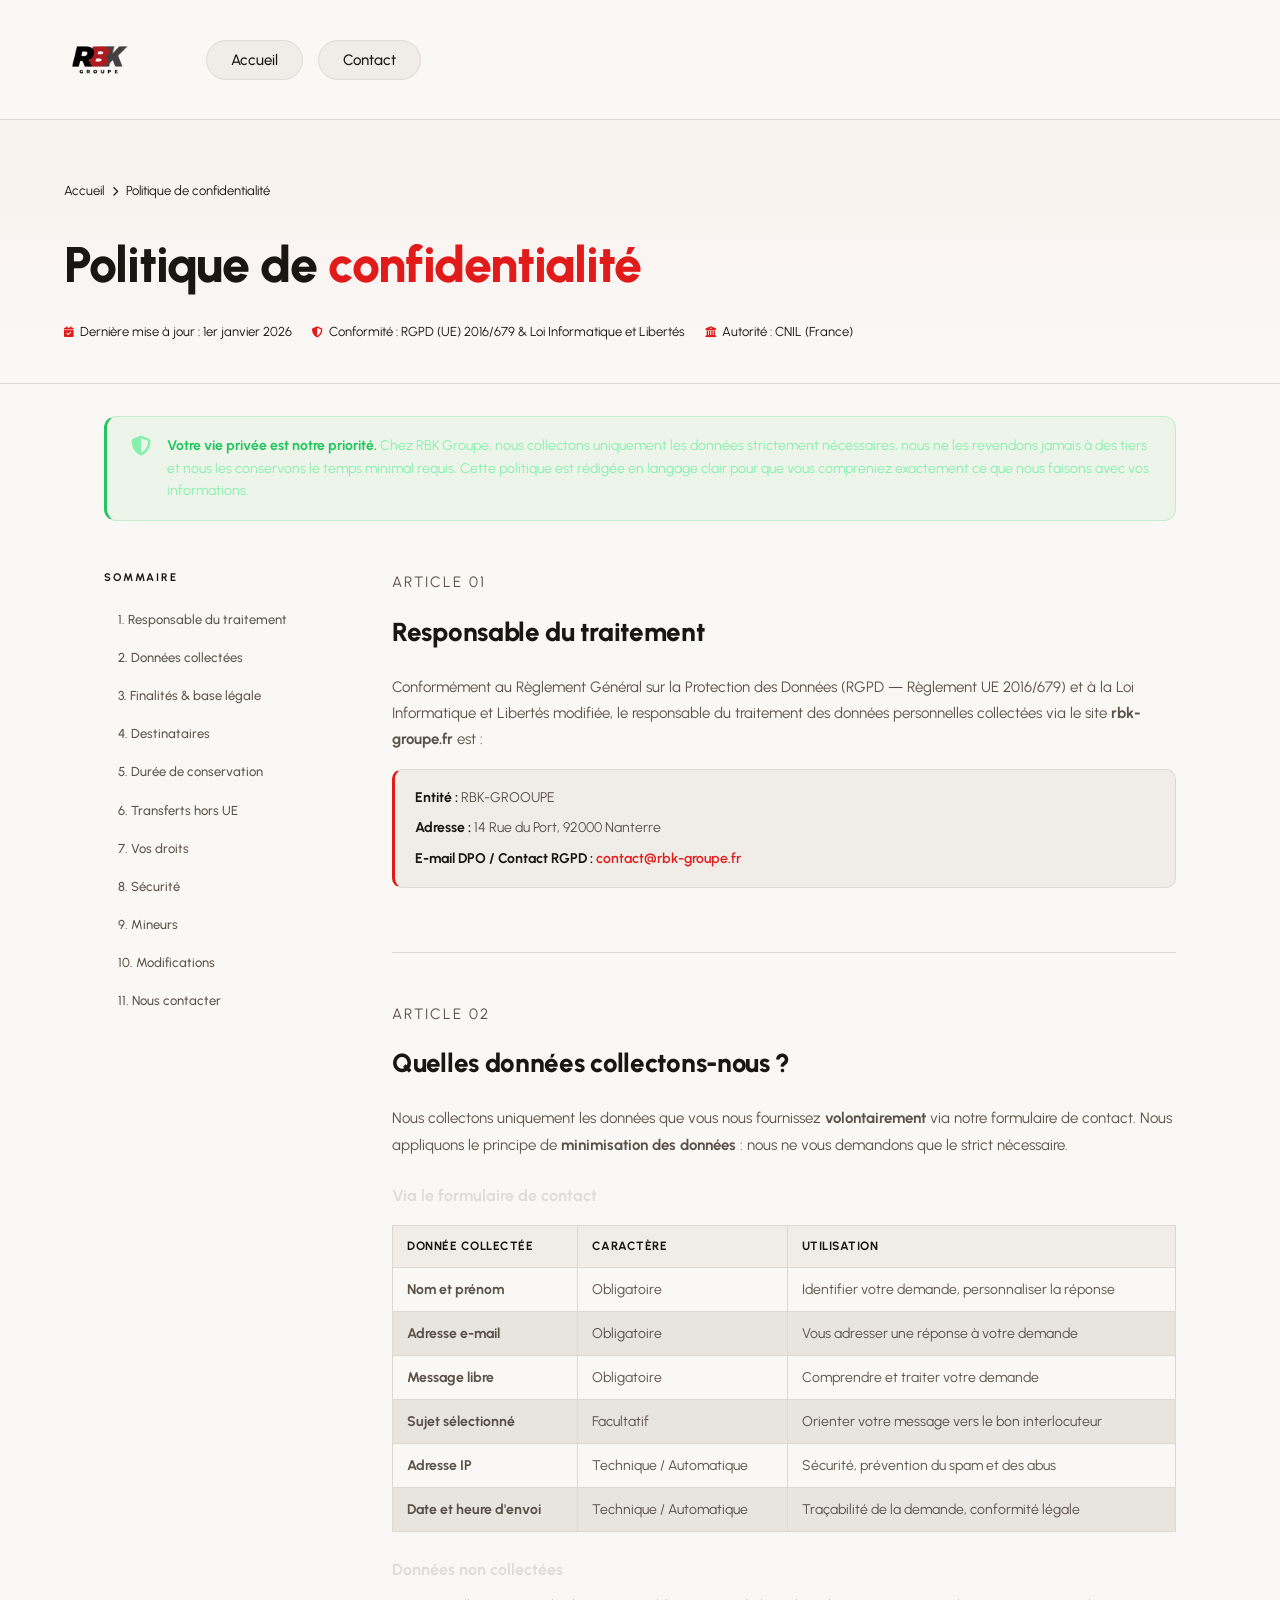
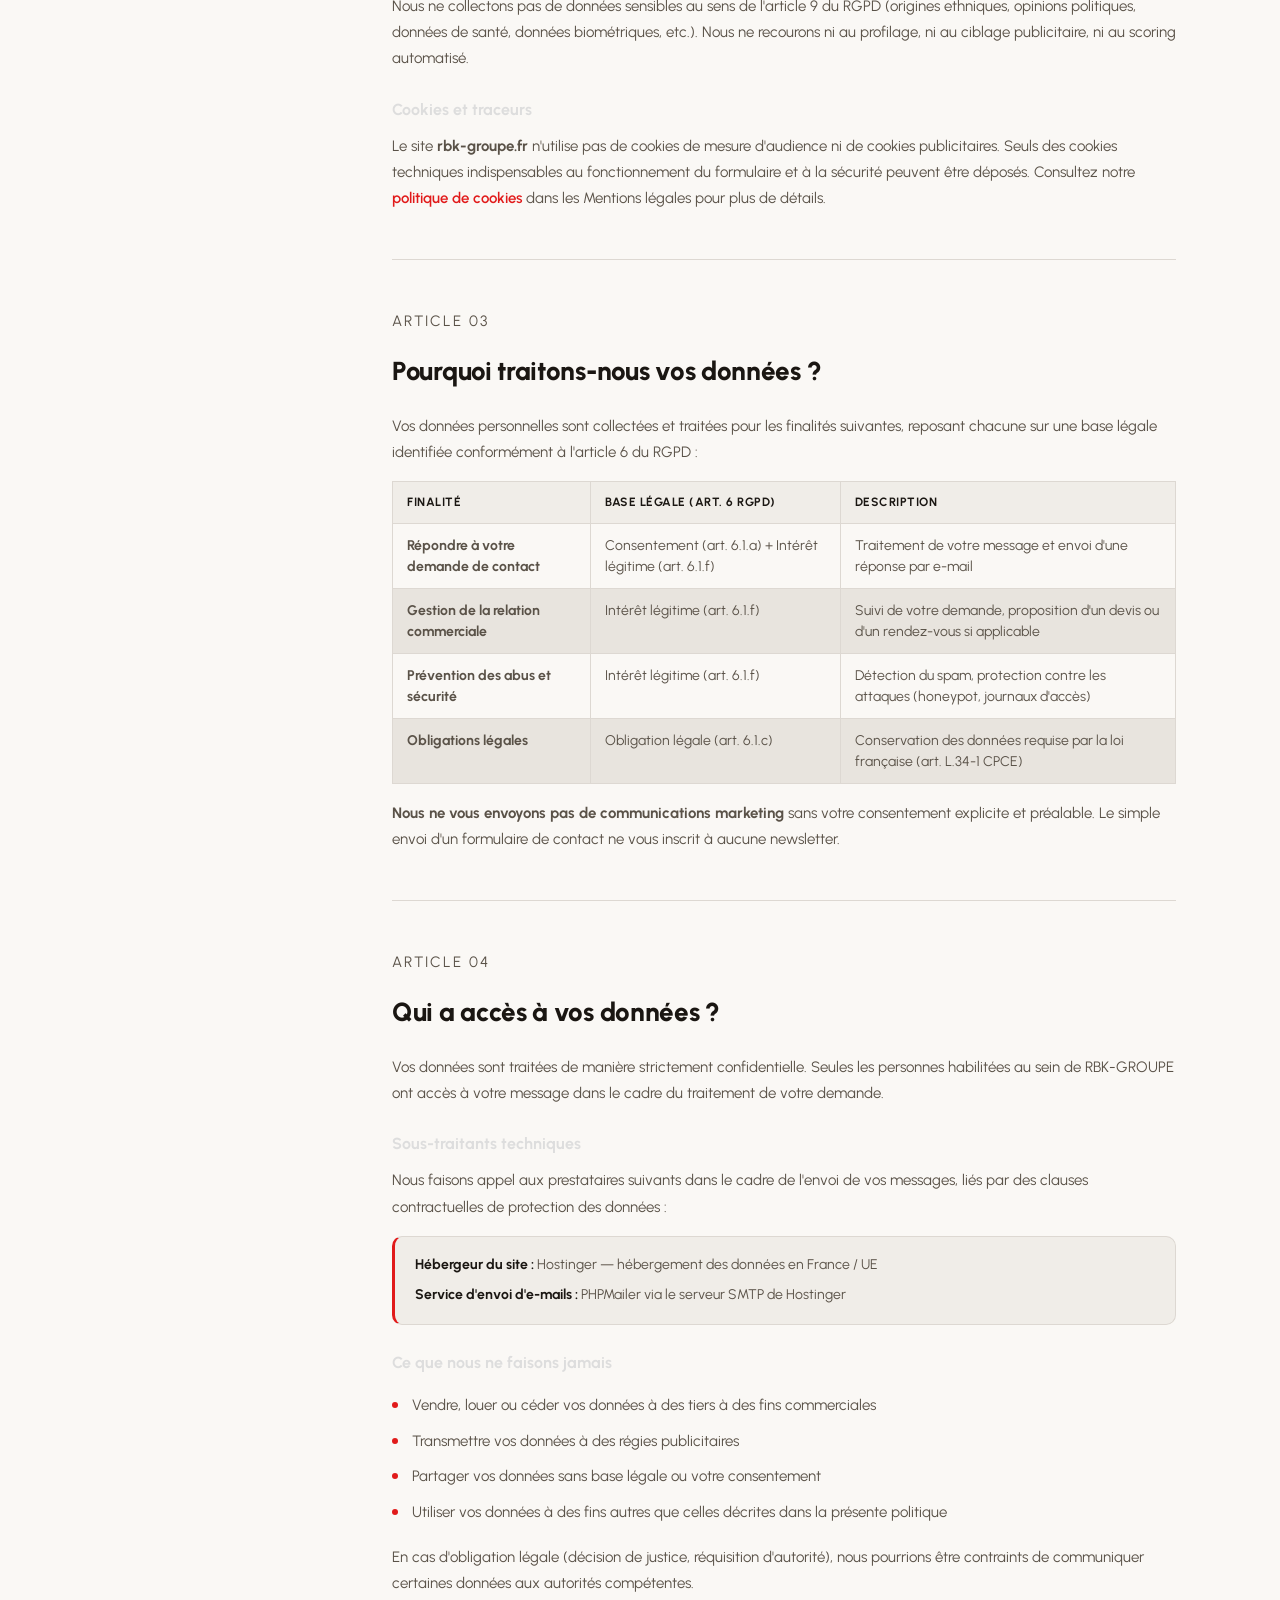
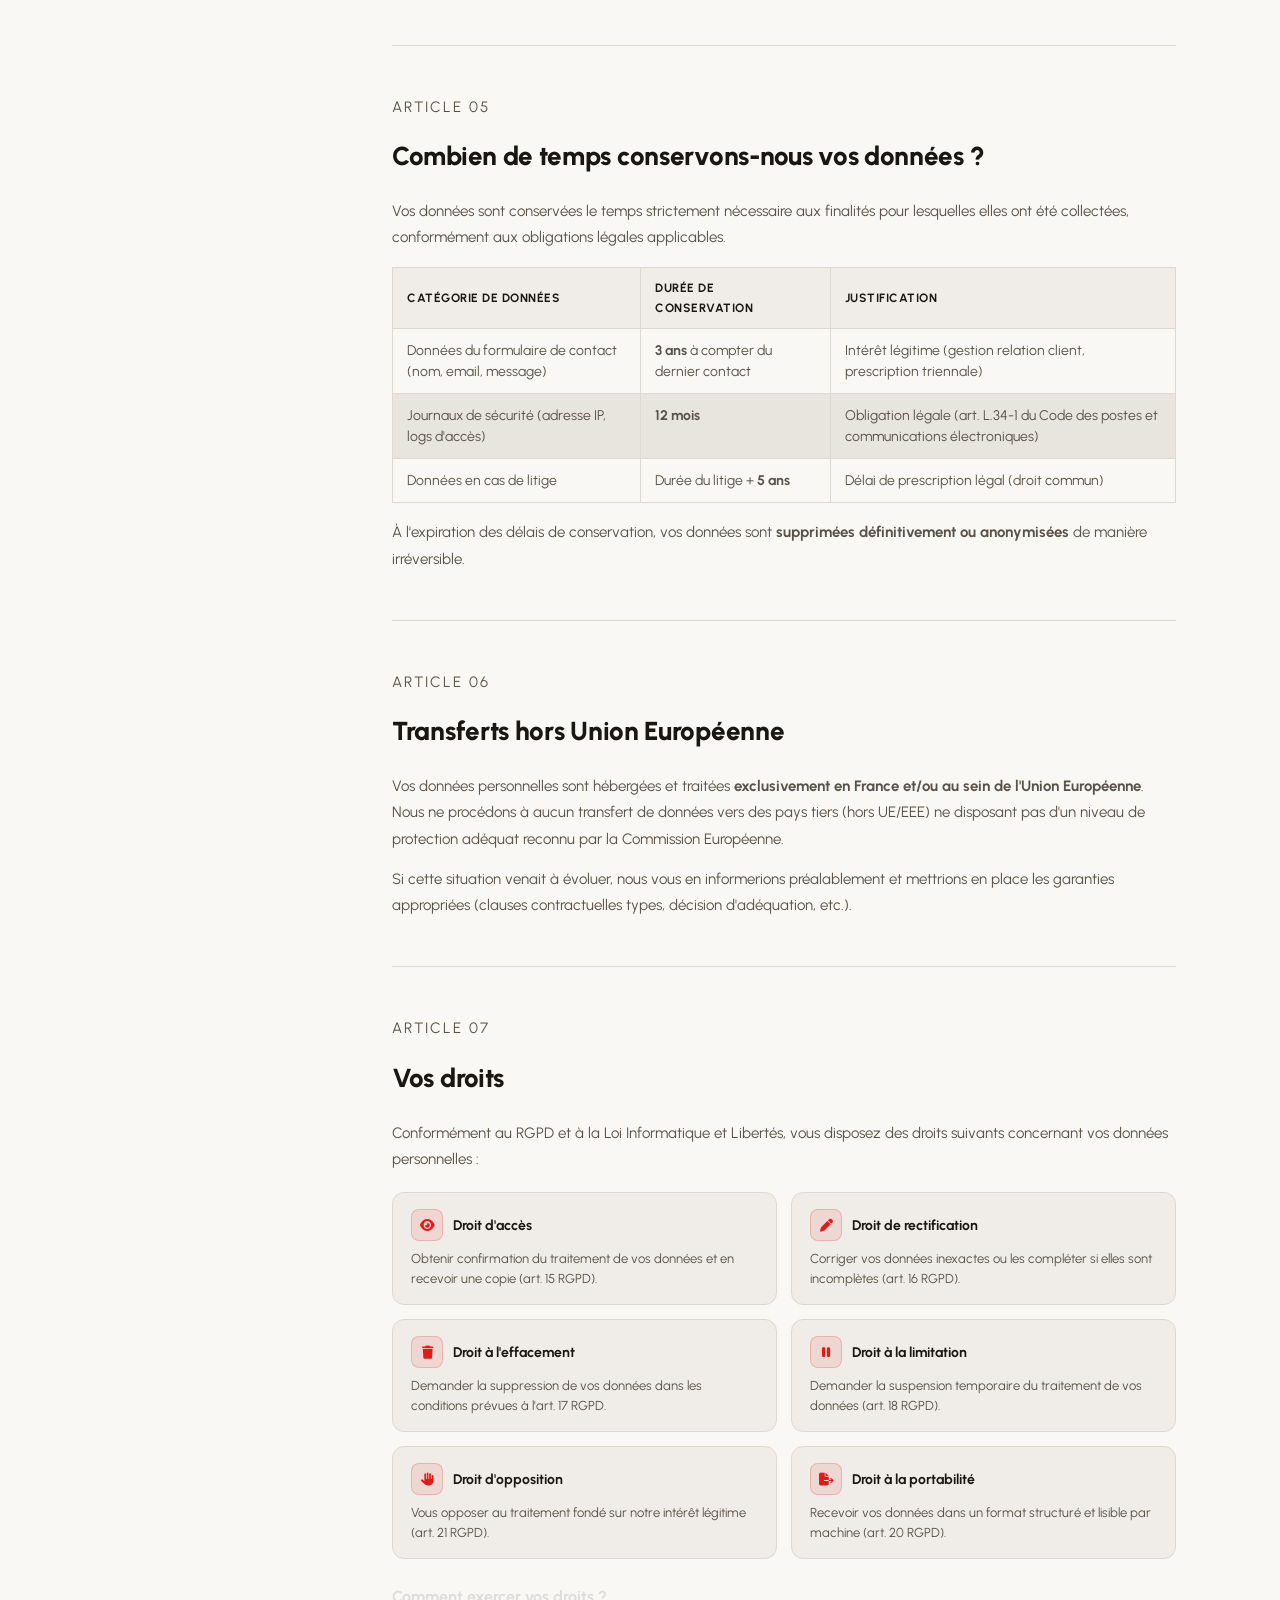
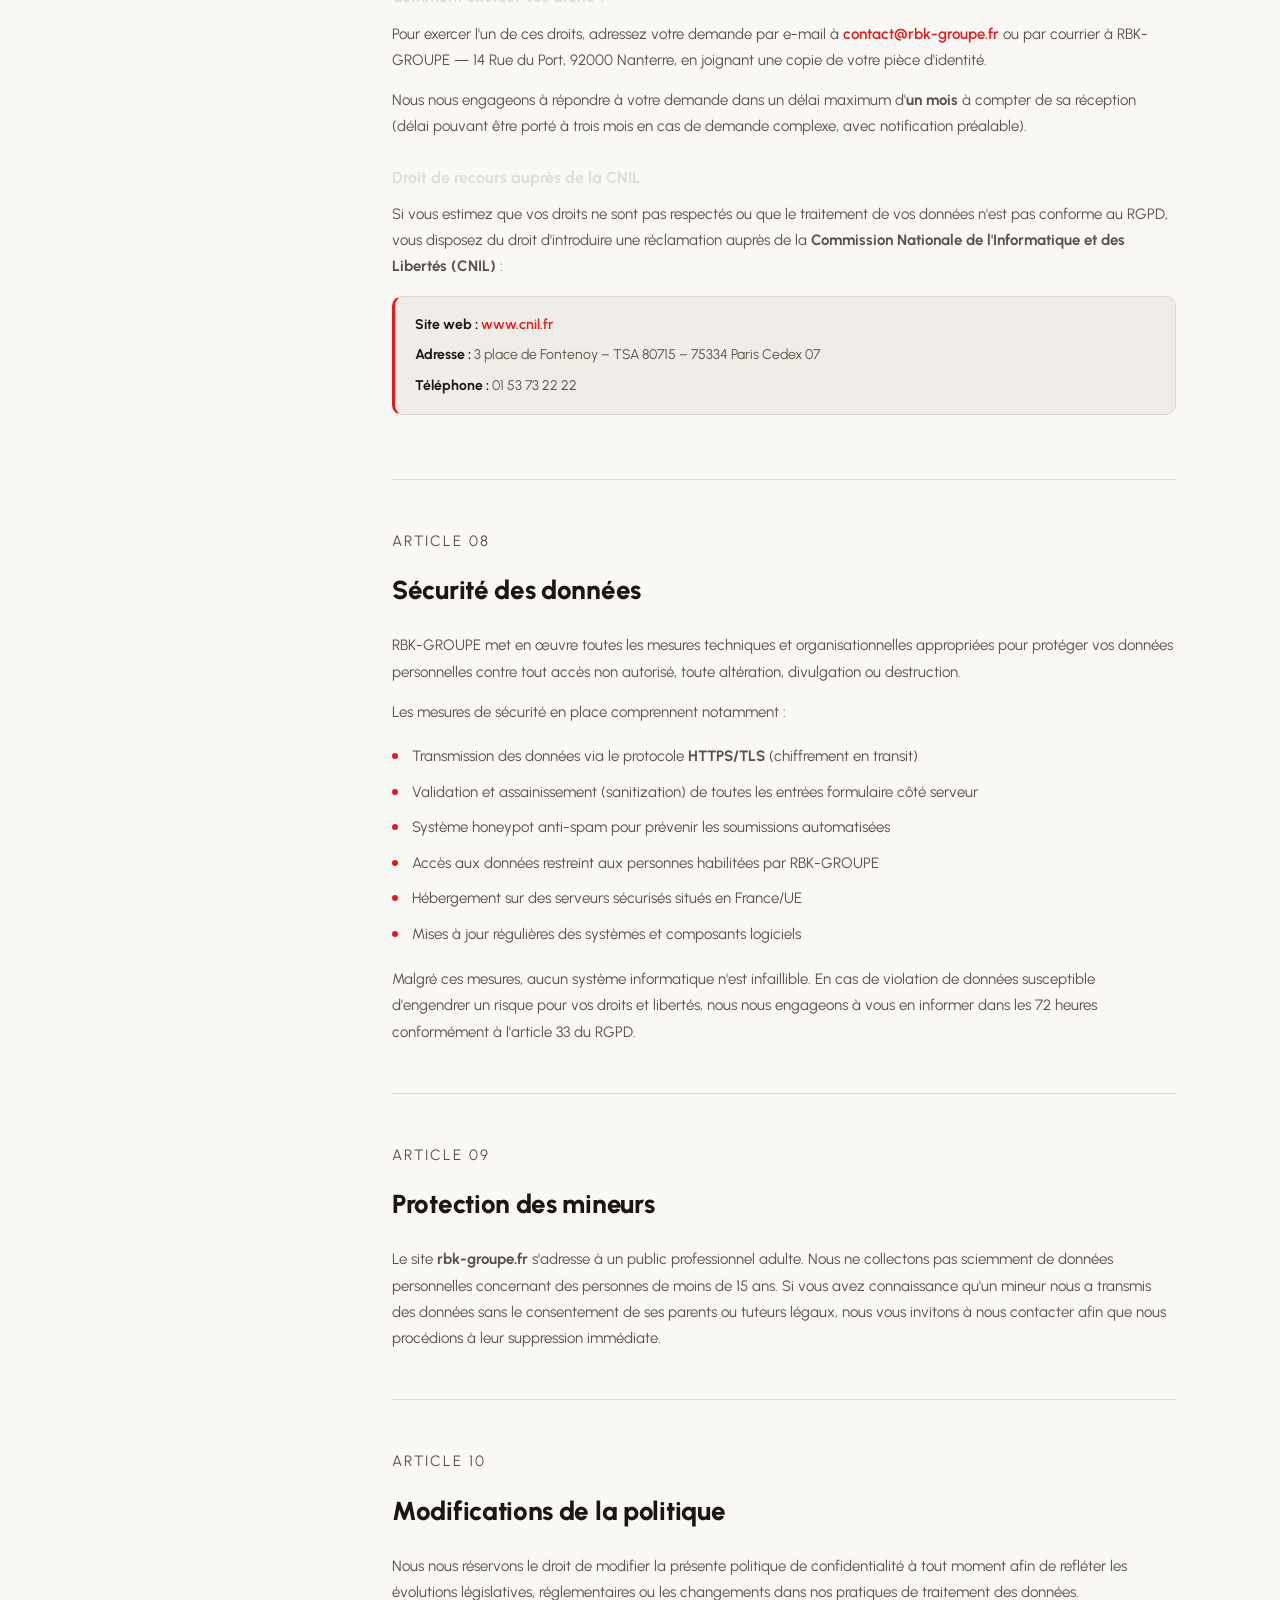
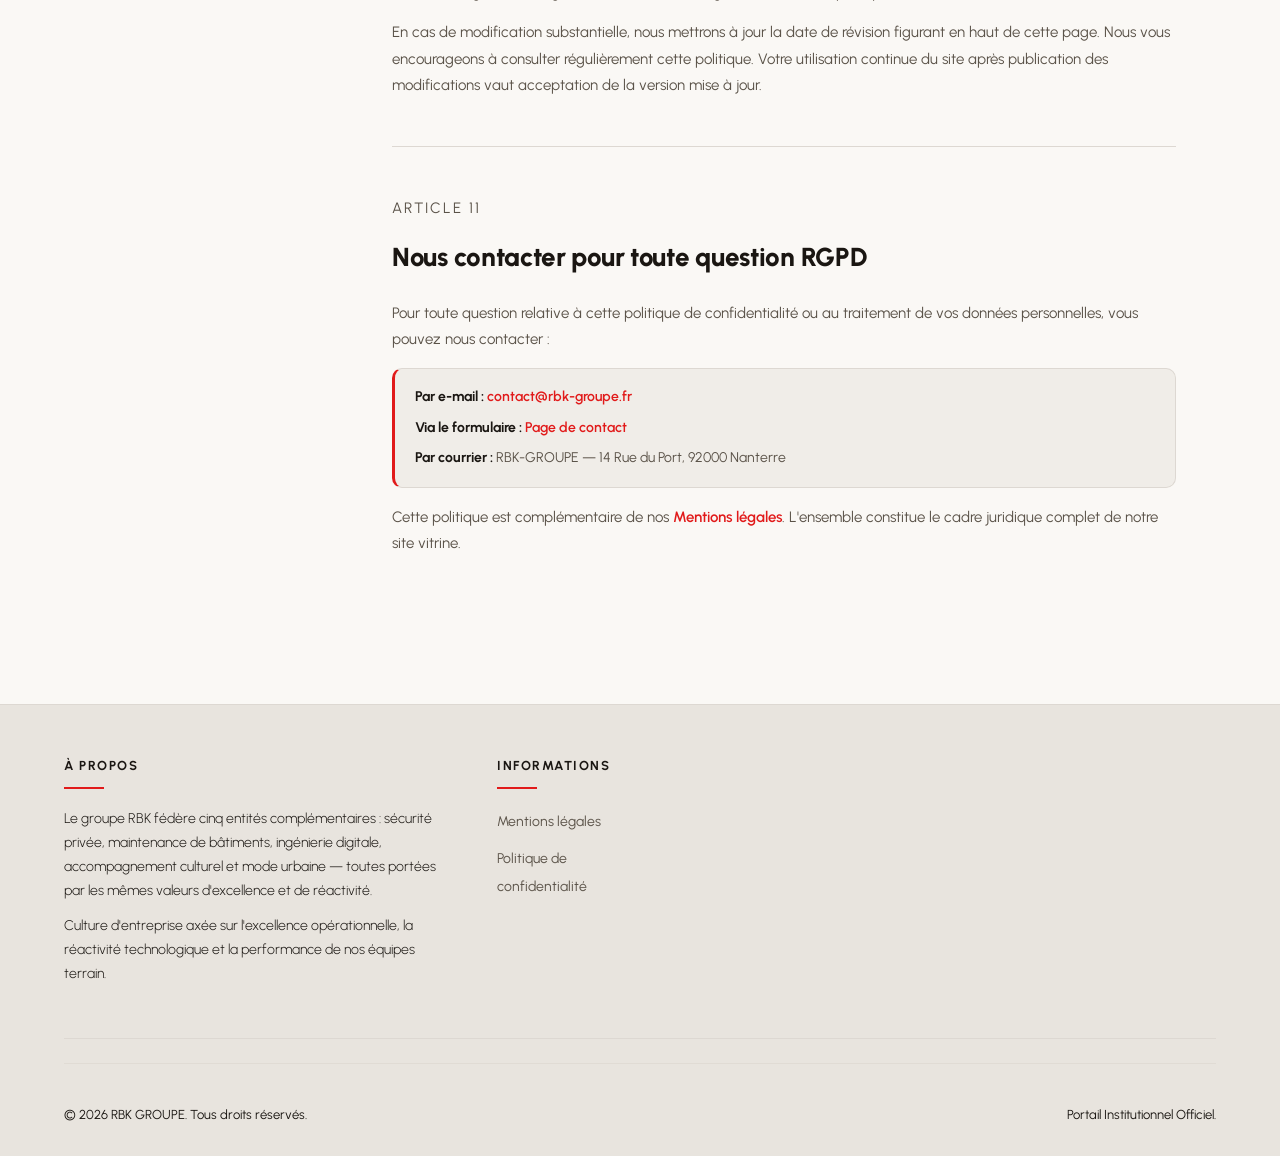
<file: confidentialite.html>
<!DOCTYPE html>
<html lang="fr">
<head>
    <meta charset="UTF-8">
    <meta name="viewport" content="width=device-width, initial-scale=1.0">
    <title>Politique de confidentialité – RBK GROUPE</title>
    <meta name="description" content="Politique de confidentialité et protection des données personnelles (RGPD) du site RBK Groupe.">
    <meta name="robots" content="noindex, follow">
    <link rel="preconnect" href="https://fonts.googleapis.com">
    <link rel="preconnect" href="https://fonts.gstatic.com" crossorigin>
    <link href="https://fonts.googleapis.com/css2?family=Urbanist:wght@300;400;500;600;700;800;900&display=swap" rel="stylesheet">
    <link rel="stylesheet" href="https://cdnjs.cloudflare.com/ajax/libs/font-awesome/6.5.1/css/all.min.css">
    <link rel="stylesheet" href="style.css">
</head>
<body>

<!-- HEADER -->
<header>
    <a href="index.html" class="logo-container">
        <img src="logo.png" alt="RBK Groupe" class="rbk-logo-img">
    </a>
    <nav id="main-nav">
        <ul>
            <li><a href="index.html">Accueil</a></li>
            <li><a href="contact.html">Contact</a></li>
        </ul>
    </nav>
    <button class="hamburger" id="hamburger" aria-label="Menu" aria-expanded="false">
        <span></span><span></span><span></span>
    </button>
</header>

<main>

    <!-- HERO -->
    <div class="legal-hero">
        <div class="breadcrumb">
            <a href="index.html">Accueil</a>
            <i class="fa-solid fa-chevron-right"></i>
            <span>Politique de confidentialité</span>
        </div>
        <h1>Politique de <span>confidentialité</span></h1>
        <div class="legal-meta">
            <span><i class="fa-solid fa-calendar-check"></i> Dernière mise à jour : 1er janvier 2026</span>
            <span><i class="fa-solid fa-shield-halved"></i> Conformité : RGPD (UE) 2016/679 & Loi Informatique et Libertés</span>
            <span><i class="fa-solid fa-building-columns"></i> Autorité : CNIL (France)</span>
        </div>
    </div>

    <!-- Bannière RGPD -->
    <div class="rgpd-intro">
        <div class="rgpd-banner">
            <i class="fa-solid fa-shield-halved"></i>
            <div>
                <strong>Votre vie privée est notre priorité.</strong> Chez RBK Groupe, nous collectons uniquement les données
                strictement nécessaires, nous ne les revendons jamais à des tiers et nous les conservons
                le temps minimal requis. Cette politique est rédigée en langage clair pour que vous
                compreniez exactement ce que nous faisons avec vos informations.
            </div>
        </div>
    </div>

    <!-- LAYOUT -->
    <div class="legal-layout">

        <!-- TABLE DES MATIÈRES -->
        <aside class="toc">
            <p class="toc-title">Sommaire</p>
            <ul>
                <li><a href="#responsable">1. Responsable du traitement</a></li>
                <li><a href="#donnees-collectees">2. Données collectées</a></li>
                <li><a href="#finalites">3. Finalités & base légale</a></li>
                <li><a href="#destinataires">4. Destinataires</a></li>
                <li><a href="#conservation">5. Durée de conservation</a></li>
                <li><a href="#transfert">6. Transferts hors UE</a></li>
                <li><a href="#droits">7. Vos droits</a></li>
                <li><a href="#securite">8. Sécurité</a></li>
                <li><a href="#mineurs">9. Mineurs</a></li>
                <li><a href="#modifications">10. Modifications</a></li>
                <li><a href="#contact-rgpd">11. Nous contacter</a></li>
            </ul>
        </aside>

        <!-- CONTENU -->
        <article class="legal-content">

            <!-- 1. Responsable -->
            <div class="legal-section" id="responsable">
                <p class="section-number">Article 01</p>
                <h2>Responsable du traitement</h2>
                <p>
                    Conformément au Règlement Général sur la Protection des Données (RGPD —
                    Règlement UE 2016/679) et à la Loi Informatique et Libertés modifiée,
                    le responsable du traitement des données personnelles collectées via
                    le site <strong>rbk-groupe.fr</strong> est :
                </p>
                <div class="info-box">
                    <p><strong>Entité :</strong> RBK-GROOUPE</p>
                    <p><strong>Adresse :</strong> 14 Rue du Port, 92000 Nanterre</p>
                    <p><strong>E-mail DPO / Contact RGPD :</strong> <a href="mailto:contact@rbk-groupe.fr">contact@rbk-groupe.fr</a></p>
                </div>
            </div>

            <!-- 2. Données collectées -->
            <div class="legal-section" id="donnees-collectees">
                <p class="section-number">Article 02</p>
                <h2>Quelles données collectons-nous ?</h2>
                <p>
                    Nous collectons uniquement les données que vous nous fournissez <strong>volontairement</strong>
                    via notre formulaire de contact. Nous appliquons le principe de <strong>minimisation
                    des données</strong> : nous ne vous demandons que le strict nécessaire.
                </p>

                <h3>Via le formulaire de contact</h3>
                <table class="legal-table">
                    <thead>
                        <tr>
                            <th>Donnée collectée</th>
                            <th>Caractère</th>
                            <th>Utilisation</th>
                        </tr>
                    </thead>
                    <tbody>
                        <tr>
                            <td><strong>Nom et prénom</strong></td>
                            <td>Obligatoire</td>
                            <td>Identifier votre demande, personnaliser la réponse</td>
                        </tr>
                        <tr>
                            <td><strong>Adresse e-mail</strong></td>
                            <td>Obligatoire</td>
                            <td>Vous adresser une réponse à votre demande</td>
                        </tr>
                        <tr>
                            <td><strong>Message libre</strong></td>
                            <td>Obligatoire</td>
                            <td>Comprendre et traiter votre demande</td>
                        </tr>
                        <tr>
                            <td><strong>Sujet sélectionné</strong></td>
                            <td>Facultatif</td>
                            <td>Orienter votre message vers le bon interlocuteur</td>
                        </tr>
                        <tr>
                            <td><strong>Adresse IP</strong></td>
                            <td>Technique / Automatique</td>
                            <td>Sécurité, prévention du spam et des abus</td>
                        </tr>
                        <tr>
                            <td><strong>Date et heure d'envoi</strong></td>
                            <td>Technique / Automatique</td>
                            <td>Traçabilité de la demande, conformité légale</td>
                        </tr>
                    </tbody>
                </table>

                <h3>Données non collectées</h3>
                <p>
                    Nous ne collectons pas de données sensibles au sens de l'article 9 du RGPD
                    (origines ethniques, opinions politiques, données de santé, données biométriques, etc.).
                    Nous ne recourons ni au profilage, ni au ciblage publicitaire, ni au scoring automatisé.
                </p>

                <h3>Cookies et traceurs</h3>
                <p>
                    Le site <strong>rbk-groupe.fr</strong> n'utilise pas de cookies de mesure d'audience
                    ni de cookies publicitaires. Seuls des cookies techniques indispensables au
                    fonctionnement du formulaire et à la sécurité peuvent être déposés.
                    Consultez notre <a href="mentions-legales.html#cookies">politique de cookies</a>
                    dans les Mentions légales pour plus de détails.
                </p>
            </div>

            <!-- 3. Finalités -->
            <div class="legal-section" id="finalites">
                <p class="section-number">Article 03</p>
                <h2>Pourquoi traitons-nous vos données ?</h2>
                <p>
                    Vos données personnelles sont collectées et traitées pour les finalités suivantes,
                    reposant chacune sur une base légale identifiée conformément à l'article 6 du RGPD :
                </p>
                <table class="legal-table">
                    <thead>
                        <tr>
                            <th>Finalité</th>
                            <th>Base légale (art. 6 RGPD)</th>
                            <th>Description</th>
                        </tr>
                    </thead>
                    <tbody>
                        <tr>
                            <td><strong>Répondre à votre demande de contact</strong></td>
                            <td>Consentement (art. 6.1.a) + Intérêt légitime (art. 6.1.f)</td>
                            <td>Traitement de votre message et envoi d'une réponse par e-mail</td>
                        </tr>
                        <tr>
                            <td><strong>Gestion de la relation commerciale</strong></td>
                            <td>Intérêt légitime (art. 6.1.f)</td>
                            <td>Suivi de votre demande, proposition d'un devis ou d'un rendez-vous si applicable</td>
                        </tr>
                        <tr>
                            <td><strong>Prévention des abus et sécurité</strong></td>
                            <td>Intérêt légitime (art. 6.1.f)</td>
                            <td>Détection du spam, protection contre les attaques (honeypot, journaux d'accès)</td>
                        </tr>
                        <tr>
                            <td><strong>Obligations légales</strong></td>
                            <td>Obligation légale (art. 6.1.c)</td>
                            <td>Conservation des données requise par la loi française (art. L.34-1 CPCE)</td>
                        </tr>
                    </tbody>
                </table>
                <p>
                    <strong>Nous ne vous envoyons pas de communications marketing</strong> sans votre
                    consentement explicite et préalable. Le simple envoi d'un formulaire de contact
                    ne vous inscrit à aucune newsletter.
                </p>
            </div>

            <!-- 4. Destinataires -->
            <div class="legal-section" id="destinataires">
                <p class="section-number">Article 04</p>
                <h2>Qui a accès à vos données ?</h2>
                <p>
                    Vos données sont traitées de manière strictement confidentielle. Seules les
                    personnes habilitées au sein de RBK-GROUPE
                    ont accès à votre message dans le cadre du traitement de votre demande.
                </p>

                <h3>Sous-traitants techniques</h3>
                <p>
                    Nous faisons appel aux prestataires suivants dans le cadre de l'envoi de vos
                    messages, liés par des clauses contractuelles de protection des données :
                </p>
                <div class="info-box">
                    <p><strong>Hébergeur du site :</strong> Hostinger — hébergement des données en France / UE</p>
                    <p><strong>Service d'envoi d'e-mails :</strong> PHPMailer via le serveur SMTP de Hostinger</p>
                </div>

                <h3>Ce que nous ne faisons jamais</h3>
                <ul>
                    <li>Vendre, louer ou céder vos données à des tiers à des fins commerciales</li>
                    <li>Transmettre vos données à des régies publicitaires</li>
                    <li>Partager vos données sans base légale ou votre consentement</li>
                    <li>Utiliser vos données à des fins autres que celles décrites dans la présente politique</li>
                </ul>
                <p>
                    En cas d'obligation légale (décision de justice, réquisition d'autorité), nous
                    pourrions être contraints de communiquer certaines données aux autorités compétentes.
                </p>
            </div>

            <!-- 5. Conservation -->
            <div class="legal-section" id="conservation">
                <p class="section-number">Article 05</p>
                <h2>Combien de temps conservons-nous vos données ?</h2>
                <p>
                    Vos données sont conservées le temps strictement nécessaire aux finalités pour
                    lesquelles elles ont été collectées, conformément aux obligations légales applicables.
                </p>
                <table class="legal-table">
                    <thead>
                        <tr><th>Catégorie de données</th><th>Durée de conservation</th><th>Justification</th></tr>
                    </thead>
                    <tbody>
                        <tr>
                            <td>Données du formulaire de contact (nom, email, message)</td>
                            <td><strong>3 ans</strong> à compter du dernier contact</td>
                            <td>Intérêt légitime (gestion relation client, prescription triennale)</td>
                        </tr>
                        <tr>
                            <td>Journaux de sécurité (adresse IP, logs d'accès)</td>
                            <td><strong>12 mois</strong></td>
                            <td>Obligation légale (art. L.34-1 du Code des postes et communications électroniques)</td>
                        </tr>
                        <tr>
                            <td>Données en cas de litige</td>
                            <td>Durée du litige + <strong>5 ans</strong></td>
                            <td>Délai de prescription légal (droit commun)</td>
                        </tr>
                    </tbody>
                </table>
                <p>
                    À l'expiration des délais de conservation, vos données sont <strong>supprimées
                    définitivement ou anonymisées</strong> de manière irréversible.
                </p>
            </div>

            <!-- 6. Transferts -->
            <div class="legal-section" id="transfert">
                <p class="section-number">Article 06</p>
                <h2>Transferts hors Union Européenne</h2>
                <p>
                    Vos données personnelles sont hébergées et traitées <strong>exclusivement en France
                    et/ou au sein de l'Union Européenne</strong>. Nous ne procédons à aucun transfert
                    de données vers des pays tiers (hors UE/EEE) ne disposant pas d'un niveau de
                    protection adéquat reconnu par la Commission Européenne.
                </p>
                <p>
                    Si cette situation venait à évoluer, nous vous en informerions préalablement
                    et mettrions en place les garanties appropriées (clauses contractuelles types,
                    décision d'adéquation, etc.).
                </p>
            </div>

            <!-- 7. Droits -->
            <div class="legal-section" id="droits">
                <p class="section-number">Article 07</p>
                <h2>Vos droits</h2>
                <p>
                    Conformément au RGPD et à la Loi Informatique et Libertés, vous disposez
                    des droits suivants concernant vos données personnelles :
                </p>

                <div class="rights-grid">
                    <div class="right-card">
                        <div class="right-card-header">
                            <div class="right-icon"><i class="fa-solid fa-eye"></i></div>
                            <h4>Droit d'accès</h4>
                        </div>
                        <p>Obtenir confirmation du traitement de vos données et en recevoir une copie (art. 15 RGPD).</p>
                    </div>
                    <div class="right-card">
                        <div class="right-card-header">
                            <div class="right-icon"><i class="fa-solid fa-pen"></i></div>
                            <h4>Droit de rectification</h4>
                        </div>
                        <p>Corriger vos données inexactes ou les compléter si elles sont incomplètes (art. 16 RGPD).</p>
                    </div>
                    <div class="right-card">
                        <div class="right-card-header">
                            <div class="right-icon"><i class="fa-solid fa-trash"></i></div>
                            <h4>Droit à l'effacement</h4>
                        </div>
                        <p>Demander la suppression de vos données dans les conditions prévues à l'art. 17 RGPD.</p>
                    </div>
                    <div class="right-card">
                        <div class="right-card-header">
                            <div class="right-icon"><i class="fa-solid fa-pause"></i></div>
                            <h4>Droit à la limitation</h4>
                        </div>
                        <p>Demander la suspension temporaire du traitement de vos données (art. 18 RGPD).</p>
                    </div>
                    <div class="right-card">
                        <div class="right-card-header">
                            <div class="right-icon"><i class="fa-solid fa-hand"></i></div>
                            <h4>Droit d'opposition</h4>
                        </div>
                        <p>Vous opposer au traitement fondé sur notre intérêt légitime (art. 21 RGPD).</p>
                    </div>
                    <div class="right-card">
                        <div class="right-card-header">
                            <div class="right-icon"><i class="fa-solid fa-file-export"></i></div>
                            <h4>Droit à la portabilité</h4>
                        </div>
                        <p>Recevoir vos données dans un format structuré et lisible par machine (art. 20 RGPD).</p>
                    </div>
                </div>

                <h3>Comment exercer vos droits ?</h3>
                <p>
                    Pour exercer l'un de ces droits, adressez votre demande par e-mail à
                    <a href="mailto:contact@rbk-groupe.fr">contact@rbk-groupe.fr</a>
                    ou par courrier à RBK-GROUPE — 14 Rue du Port, 92000 Nanterre,
                    en joignant une copie de votre pièce d'identité.
                </p>
                <p>
                    Nous nous engageons à répondre à votre demande dans un délai maximum d'<strong>un mois</strong>
                    à compter de sa réception (délai pouvant être porté à trois mois en cas de demande
                    complexe, avec notification préalable).
                </p>

                <h3>Droit de recours auprès de la CNIL</h3>
                <p>
                    Si vous estimez que vos droits ne sont pas respectés ou que le traitement de
                    vos données n'est pas conforme au RGPD, vous disposez du droit d'introduire
                    une réclamation auprès de la <strong>Commission Nationale de l'Informatique
                    et des Libertés (CNIL)</strong> :
                </p>
                <div class="info-box">
                    <p><strong>Site web :</strong> <a href="https://www.cnil.fr" target="_blank" rel="noopener noreferrer">www.cnil.fr</a></p>
                    <p><strong>Adresse :</strong> 3 place de Fontenoy – TSA 80715 – 75334 Paris Cedex 07</p>
                    <p><strong>Téléphone :</strong> 01 53 73 22 22</p>
                </div>
            </div>

            <!-- 8. Sécurité -->
            <div class="legal-section" id="securite">
                <p class="section-number">Article 08</p>
                <h2>Sécurité des données</h2>
                <p>
                    RBK-GROUPE met en œuvre toutes les mesures
                    techniques et organisationnelles appropriées pour protéger vos données personnelles
                    contre tout accès non autorisé, toute altération, divulgation ou destruction.
                </p>
                <p>Les mesures de sécurité en place comprennent notamment :</p>
                <ul>
                    <li>Transmission des données via le protocole <strong>HTTPS/TLS</strong> (chiffrement en transit)</li>
                    <li>Validation et assainissement (sanitization) de toutes les entrées formulaire côté serveur</li>
                    <li>Système honeypot anti-spam pour prévenir les soumissions automatisées</li>
                    <li>Accès aux données restreint aux personnes habilitées par RBK-GROUPE
                    <li>Hébergement sur des serveurs sécurisés situés en France/UE</li>
                    <li>Mises à jour régulières des systèmes et composants logiciels</li>
                </ul>
                <p>
                    Malgré ces mesures, aucun système informatique n'est infaillible. En cas de
                    violation de données susceptible d'engendrer un risque pour vos droits et libertés,
                    nous nous engageons à vous en informer dans les 72 heures conformément à
                    l'article 33 du RGPD.
                </p>
            </div>

            <!-- 9. Mineurs -->
            <div class="legal-section" id="mineurs">
                <p class="section-number">Article 09</p>
                <h2>Protection des mineurs</h2>
                <p>
                    Le site <strong>rbk-groupe.fr</strong> s'adresse à un public professionnel adulte.
                    Nous ne collectons pas sciemment de données personnelles concernant des personnes
                    de moins de 15 ans. Si vous avez connaissance qu'un mineur nous a transmis des
                    données sans le consentement de ses parents ou tuteurs légaux, nous vous invitons
                    à nous contacter afin que nous procédions à leur suppression immédiate.
                </p>
            </div>

            <!-- 10. Modifications -->
            <div class="legal-section" id="modifications">
                <p class="section-number">Article 10</p>
                <h2>Modifications de la politique</h2>
                <p>
                    Nous nous réservons le droit de modifier la présente politique de confidentialité
                    à tout moment afin de refléter les évolutions législatives, réglementaires ou
                    les changements dans nos pratiques de traitement des données.
                </p>
                <p>
                    En cas de modification substantielle, nous mettrons à jour la date de révision
                    figurant en haut de cette page. Nous vous encourageons à consulter régulièrement
                    cette politique. Votre utilisation continue du site après publication des
                    modifications vaut acceptation de la version mise à jour.
                </p>
            </div>

            <!-- 11. Contact -->
            <div class="legal-section" id="contact-rgpd">
                <p class="section-number">Article 11</p>
                <h2>Nous contacter pour toute question RGPD</h2>
                <p>
                    Pour toute question relative à cette politique de confidentialité ou au traitement
                    de vos données personnelles, vous pouvez nous contacter :
                </p>
                <div class="info-box">
                    <p><strong>Par e-mail :</strong> <a href="mailto:contact@rbk-groupe.fr">contact@rbk-groupe.fr</a></p>
                    <p><strong>Via le formulaire :</strong> <a href="contact.html">Page de contact</a></p>
                    <p><strong>Par courrier :</strong> RBK-GROUPE — 14 Rue du Port, 92000 Nanterre</p>
                </div>
                <p>
                    Cette politique est complémentaire de nos <a href="mentions-legales.html">Mentions légales</a>.
                    L'ensemble constitue le cadre juridique complet de notre site vitrine.
                </p>
            </div>

        </article>
    </div>
</main>

<!-- FOOTER -->
<footer>
    <div class="footer-container">
        <div class="footer-left-content">
            <div class="footer-about-box">
                <h4>À propos</h4>
                <p>Le groupe RBK fédère cinq entités complémentaires : sécurité privée, maintenance de bâtiments, ingénierie digitale, accompagnement culturel et mode urbaine — toutes portées par les mêmes valeurs d'excellence et de réactivité.</p>
                <p>Culture d'entreprise axée sur l'excellence opérationnelle, la réactivité technologique et la performance de nos équipes terrain.</p>
            </div>
            
            <!-- AJOUT DES LIENS LÉGAUX -->
            <div class="footer-nav-col">
                <h4>Informations</h4>
                <ul>
                    <li><a href="mentions-legales.html">Mentions légales</a></li>
                    <li><a href="confidentialite.html">Politique de confidentialité</a></li>
                </ul>
            </div>
        </div>
    </div>
    
    <div class="footer-bottom">
        <p>&copy; 2026 RBK GROUPE. Tous droits réservés.</p>
        <p>Portail Institutionnel Officiel.</p>
    </div>
</footer>

<button id="backToTop" class="back-to-top" aria-label="Retour en haut">
    <i class="fa-solid fa-chevron-up"></i>
</button>

<script>
    const hamburger = document.getElementById('hamburger');
    const nav = document.getElementById('main-nav');
    hamburger.addEventListener('click', () => {
        const open = hamburger.classList.toggle('active');
        nav.classList.toggle('open', open);
        hamburger.setAttribute('aria-expanded', open);
    });
    const backBtn = document.getElementById('backToTop');
    backBtn.addEventListener('click', () => window.scrollTo({ top: 0, behavior: 'smooth' }));
    window.addEventListener('scroll', () => backBtn.classList.toggle('visible', window.pageYOffset > 300));
</script>
</body>
</html>
</file>
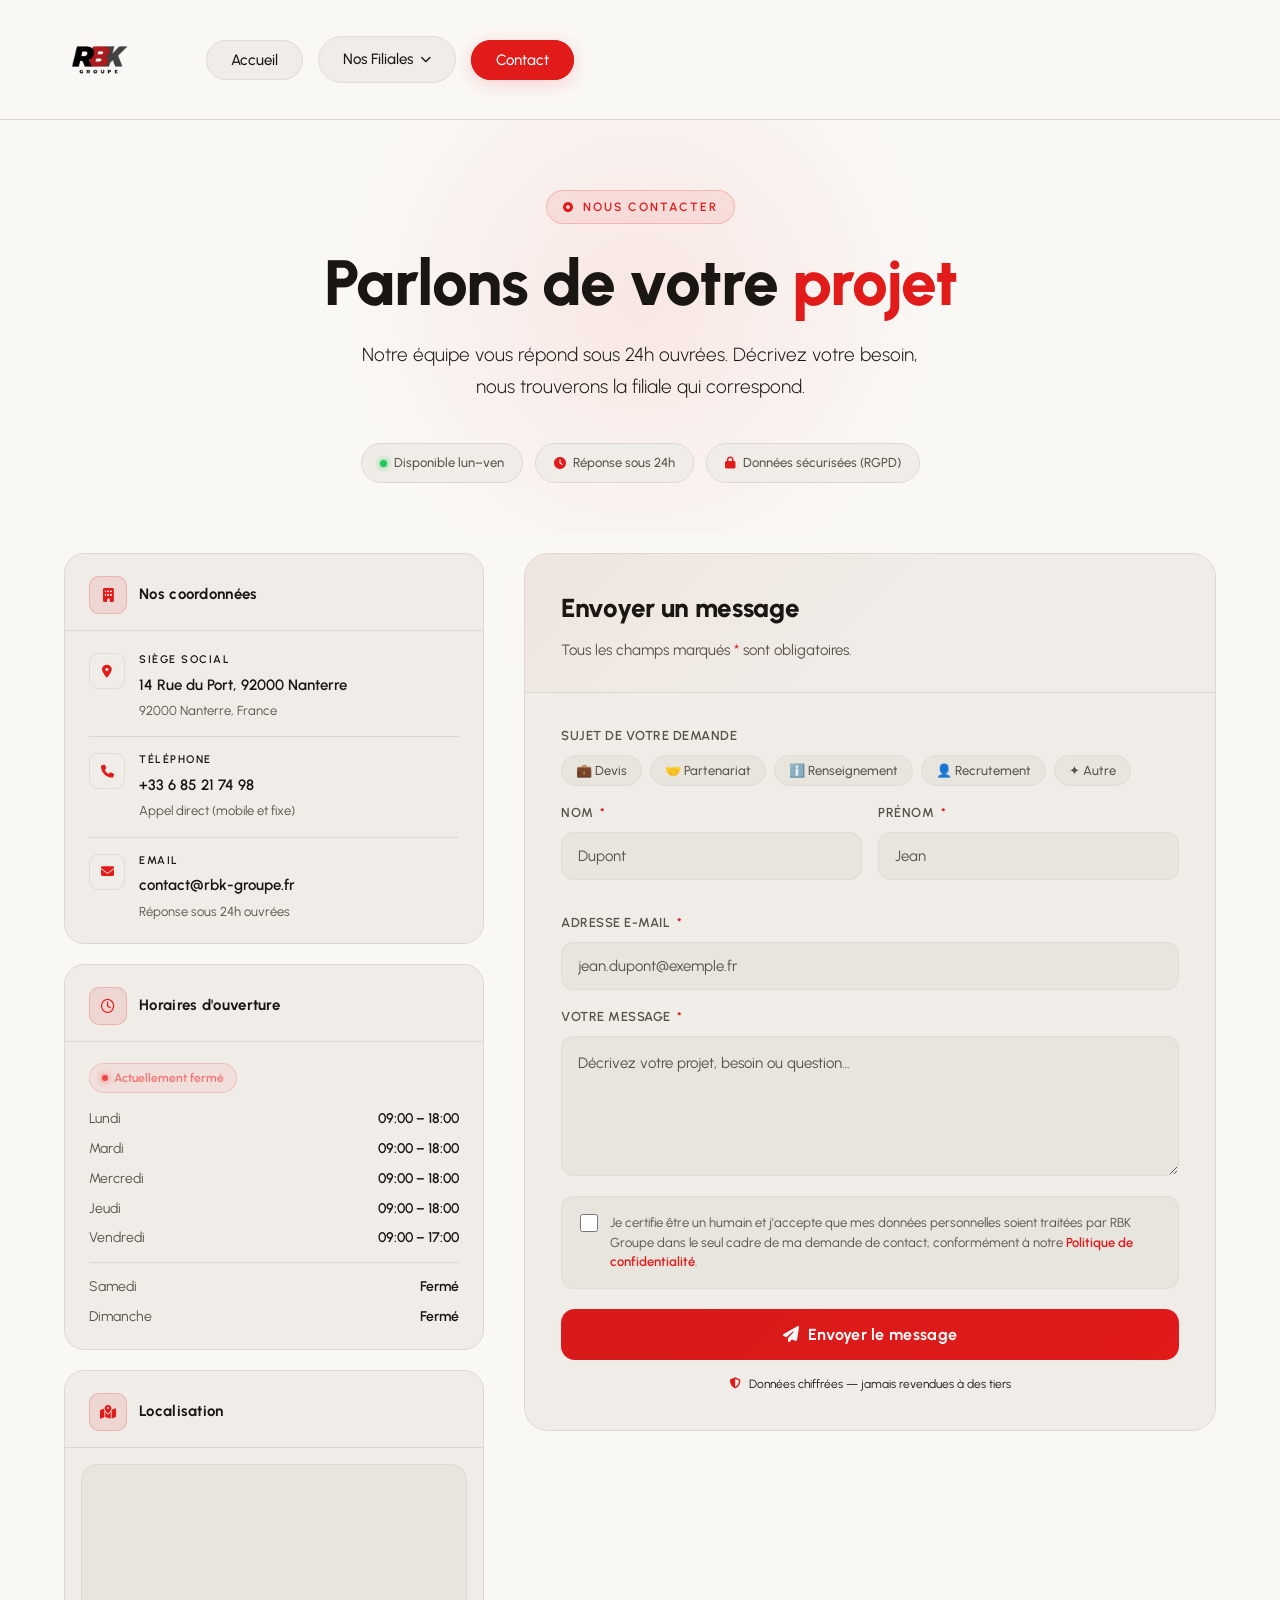
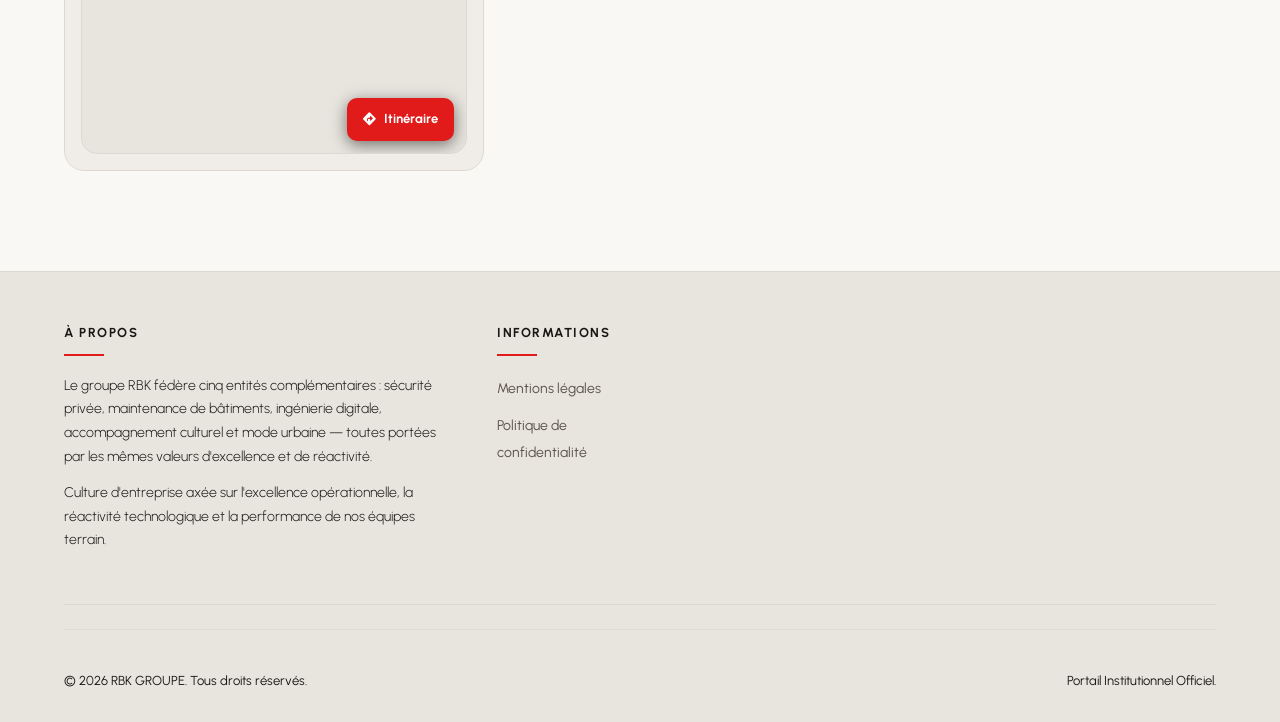
<file: contact.html>
<!DOCTYPE html>
<html lang="fr">
<head>
    <meta charset="UTF-8">
    <meta name="viewport" content="width=device-width, initial-scale=1.0">
    <title>Contact – RBK GROUPE</title>
    <meta name="description" content="Contactez RBK Groupe, holding fédérant cinq filiales d'excellence. Notre équipe vous répond sous 24h.">
    <link rel="preconnect" href="https://fonts.googleapis.com">
    <link rel="preconnect" href="https://fonts.gstatic.com" crossorigin>
    <link href="https://fonts.googleapis.com/css2?family=Urbanist:wght@300;400;500;600;700;800;900&display=swap" rel="stylesheet">
    <link rel="stylesheet" href="https://cdnjs.cloudflare.com/ajax/libs/font-awesome/6.5.1/css/all.min.css">
    <link rel="stylesheet" href="style.css">
</head>

<body>

<!-- ===================== HEADER ===================== -->
<header>
    <a href="index.html" class="logo-container">
        <img src="logo.png" alt="RBK Groupe" class="rbk-logo-img">
    </a>

    <nav id="main-nav">
        <ul>
            <li><a href="index.html">Accueil</a></li>
            <li class="nav-dropdown" id="servicesDropdown">
                <a href="#">Nos filiales <i class="fa-solid fa-chevron-down dropdown-arrow"></i></a>
                <div class="dropdown-menu">
                    <a href="index.html#service-security">
                        <span class="service-icon"><i class="fa-solid fa-shield-halved"></i></span>Upgrade Security
                    </a>
                    <a href="index.html#service-facilities">
                        <span class="service-icon"><i class="fa-solid fa-building"></i></span>Upgrade Facilities
                    </a>
                    <a href="index.html#service-digital">
                        <span class="service-icon"><i class="fa-solid fa-microchip"></i></span>Digital Next
                    </a>
                    <div class="dropdown-divider"></div>
                    <a href="index.html#service-jsm">
                        <span class="service-icon"><i class="fa-solid fa-music"></i></span>JSM Label
                    </a>
                    <a href="index.html#service-iyah">
                        <span class="service-icon"><i class="fa-solid fa-shirt"></i></span>IYAH
                    </a>
                </div>
            </li>
            <li><a href="contact.html" class="active">Contact</a></li>
        </ul>
    </nav>

    <button class="hamburger" id="hamburger" aria-label="Menu" aria-expanded="false">
        <span></span><span></span><span></span>
    </button>
</header>

<!-- ===================== MAIN ===================== -->
<main>

    <!-- HERO -->
    <section class="contact-hero">
        <div class="hero-label reveal reveal-up">
            <i class="fa-solid fa-circle-dot"></i>
            Nous contacter
        </div>
        <h1 class="reveal reveal-up delay-1">
            Parlons de votre <span>projet</span>
        </h1>
        <p class="hero-sub reveal reveal-up delay-2">
            Notre équipe vous répond sous 24h ouvrées. Décrivez votre besoin, nous trouverons la filiale qui correspond.
        </p>
        <div class="availability-badges reveal reveal-up" style="transition-delay:0.3s">
            <div class="badge"><span class="dot"></span> Disponible lun–ven</div>
            <div class="badge"><i class="fa-solid fa-clock" style="color:var(--rbk-red);font-size:12px"></i> Réponse sous 24h</div>
            <div class="badge"><i class="fa-solid fa-lock" style="color:var(--rbk-red);font-size:12px"></i> Données sécurisées (RGPD)</div>
        </div>
    </section>

    <!-- GRILLE PRINCIPALE -->
    <section class="contact-section">
        <div class="contact-grid">

            <!-- ========= COLONNE INFO ========= -->
            <div class="info-column">

                <!-- Informations de contact -->
                <div class="info-card reveal reveal-left">
                    <div class="info-card-header">
                        <div class="header-icon"><i class="fa-solid fa-building"></i></div>
                        <h3>Nos coordonnées</h3>
                    </div>
                    <div class="info-card-body">
                        <div class="contact-row">
                            <div class="row-icon"><i class="fa-solid fa-location-dot"></i></div>
                            <div class="row-content">
                                <div class="row-sup">Siège social</div>
                                <div class="row-label">14 Rue du Port, 92000 Nanterre</div>
                                <div class="row-sub">92000 Nanterre, France</div>
                            </div>
                        </div>

                        <a href="tel:+33XXXXXXXXX" class="contact-row">
                            <div class="row-icon"><i class="fa-solid fa-phone"></i></div>
                            <div class="row-content"> 
                                <div class="row-sup">Téléphone</div>
                                <div class="row-label">+33 6 85 21 74 98</div>
                                <div class="row-sub">Appel direct (mobile et fixe)</div>
                            </div>
                        </a>

                        <a href="mailto:contact@rbk-groupe.fr" class="contact-row">
                            <div class="row-icon"><i class="fa-solid fa-envelope"></i></div>
                            <div class="row-content">
                                <div class="row-sup">Email</div>
                                <div class="row-label">contact@rbk-groupe.fr</div>
                                <div class="row-sub">Réponse sous 24h ouvrées</div>
                            </div>
                        </a>
                    </div>
                </div>

                <!-- Horaires -->
                <div class="info-card reveal reveal-left delay-1">
                    <div class="info-card-header">
                        <div class="header-icon"><i class="fa-regular fa-clock"></i></div>
                        <h3>Horaires d'ouverture</h3>
                    </div>
                    <div class="info-card-body">
                        <div class="open-now-badge">
                            <span class="dot"></span> Ouvert en ce moment
                        </div>
                        <div class="hours-grid">
                            <span class="hours-day">Lundi</span>
                            <span class="hours-time">09:00 – 18:00</span>
                            <span class="hours-day">Mardi</span>
                            <span class="hours-time">09:00 – 18:00</span>
                            <span class="hours-day">Mercredi</span>
                            <span class="hours-time">09:00 – 18:00</span>
                            <span class="hours-day">Jeudi</span>
                            <span class="hours-time">09:00 – 18:00</span>
                            <span class="hours-day">Vendredi</span>
                            <span class="hours-time">09:00 – 17:00</span>
                            <div class="hours-separator"></div>
                            <span class="hours-day">Samedi</span>
                            <span class="hours-time hours-closed">Fermé</span>
                            <span class="hours-day">Dimanche</span>
                            <span class="hours-time hours-closed">Fermé</span>
                        </div>
                    </div>
                </div>

                <!-- Carte -->
                <div class="info-card reveal reveal-left delay-2">
                    <div class="info-card-header">
                        <div class="header-icon"><i class="fa-solid fa-map-location-dot"></i></div>
                        <h3>Localisation</h3>
                    </div>
                    <div class="info-card-body" style="padding: 16px;">
                        <div class="map-container">
                            <!-- Remplacez les coordonnées ci-dessous par celles de votre adresse réelle -->
                            <iframe
                                src="https://www.openstreetmap.org/export/embed.html?bbox=2.3322,48.8566,2.3522,48.8666&layer=mapnik&marker=48.8616,2.3422"
                                allowfullscreen
                                loading="lazy"
                                title="Localisation RBK Groupe"
                                aria-label="Carte de localisation du siège RBK Groupe">
                            </iframe>
                            <!-- Lien itinéraire Google Maps — remplacer les coordonnées -->
                            <a
                                href="https://www.google.com/maps/dir/?api=1&destination=48.8616,2.3422"
                                target="_blank"
                                rel="noopener noreferrer"
                                class="map-overlay-btn"
                                aria-label="Ouvrir l'itinéraire dans Google Maps">
                                <i class="fa-solid fa-diamond-turn-right"></i> Itinéraire
                            </a>
                        </div>
                    </div>
                </div>

            </div><!-- /info-column -->

            <!-- ========= COLONNE FORMULAIRE ========= -->
            <div class="form-column reveal reveal-right">
                <div class="form-card">

                    <div class="form-card-header">
                        <h2>Envoyer un message</h2>
                        <p>Tous les champs marqués <span style="color:var(--rbk-red)">*</span> sont obligatoires.</p>
                    </div>

                    <div class="form-card-body">

                        <!-- Sujet rapide -->
                        <div class="form-group">
                            <label>Sujet de votre demande</label>
                            <div class="subject-chips" id="subjectChips" role="group" aria-label="Sujet de la demande">
                                <button type="button" class="chip" data-value="Devis">💼 Devis</button>
                                <button type="button" class="chip" data-value="Partenariat">🤝 Partenariat</button>
                                <button type="button" class="chip" data-value="Renseignement">ℹ️ Renseignement</button>
                                <button type="button" class="chip" data-value="Recrutement">👤 Recrutement</button>
                                <button type="button" class="chip" data-value="Autre">✦ Autre</button>
                            </div>
                        </div>

                        <!-- Formulaire -->
                        <form id="contactForm" novalidate>

                            <!-- HONEYPOT (anti-bot, invisible pour les humains) -->
                            <div class="hp-field" aria-hidden="true">
                                <label for="username_verification">Ne pas remplir ce champ</label>
                                <input
                                    type="text"
                                    id="username_verification"
                                    name="username_verification"
                                    autocomplete="off"
                                    tabindex="-1"
                                    aria-hidden="true">
                            </div>

                            <input type="hidden" id="selected_subject" name="subject" value="">

                            <!-- Nom + Prénom -->
                            <div class="form-row">
                                <div class="form-group">
                                    <label for="nom">Nom <span class="required-star">*</span></label>
                                    <input type="text" id="nom" name="nom" placeholder="Dupont" autocomplete="family-name" required>
                                </div>
                                <div class="form-group">
                                    <label for="prenom">Prénom <span class="required-star">*</span></label>
                                    <input type="text" id="prenom" name="prenom" placeholder="Jean" autocomplete="given-name" required>
                                </div>
                            </div>

                            <!-- Email -->
                            <div class="form-group">
                                <label for="email">Adresse e-mail <span class="required-star">*</span></label>
                                <input type="email" id="email" name="email" placeholder="jean.dupont@exemple.fr" autocomplete="email" required>
                            </div>

                            <!-- Message -->
                            <div class="form-group">
                                <label for="message">Votre message <span class="required-star">*</span></label>
                                <textarea id="message" name="message" placeholder="Décrivez votre projet, besoin ou question…" required></textarea>
                            </div>

                            <!-- Checkbox RGPD + humanité -->
                            <div class="checkbox-group" id="checkboxGroup">
                                <input
                                    type="checkbox"
                                    id="human_validate"
                                    name="human_validate"
                                    value="1"
                                    required>
                                <label for="human_validate">
                                    Je certifie être un humain et j'accepte que mes données personnelles soient traitées par RBK Groupe dans le seul cadre de ma demande de contact, conformément à notre
                                    <a href="confidentialite.html" target="_blank">Politique de confidentialité</a>.
                                </label>
                            </div>

                            <!-- Retour formulaire -->
                            <div class="form-feedback" id="formFeedback" role="alert" aria-live="polite">
                                <i class="fa-solid fa-circle-check" id="feedbackIcon"></i>
                                <span id="feedbackMessage"></span>
                            </div>

                            <!-- Submit -->
                            <button type="submit" class="btn-submit" id="submitBtn">
                                <div class="spinner"></div>
                                <span class="btn-text">
                                    <i class="fa-solid fa-paper-plane"></i> &nbsp;Envoyer le message
                                </span>
                            </button>

                            <div class="form-helper">
                                <i class="fa-solid fa-shield-halved"></i>
                                Données chiffrées — jamais revendues à des tiers
                            </div>

                        </form>
                    </div>
                </div>
            </div><!-- /form-column -->

        </div><!-- /contact-grid -->
    </section>

</main>

<!-- ===================== FOOTER ===================== -->
<!-- FOOTER -->
<footer>
    <div class="footer-container">
        <div class="footer-left-content">
            <div class="footer-about-box">
                <h4>À propos</h4>
                <p>Le groupe RBK fédère cinq entités complémentaires : sécurité privée, maintenance de bâtiments, ingénierie digitale, accompagnement culturel et mode urbaine — toutes portées par les mêmes valeurs d'excellence et de réactivité.</p>
                <p>Culture d'entreprise axée sur l'excellence opérationnelle, la réactivité technologique et la performance de nos équipes terrain.</p>
            </div>
            
            <!-- AJOUT DES LIENS LÉGAUX -->
            <div class="footer-nav-col">
                <h4>Informations</h4>
                <ul>
                    <li><a href="mentions-legales.html">Mentions légales</a></li>
                    <li><a href="confidentialite.html">Politique de confidentialité</a></li>
                </ul>
            </div>
        </div>
    </div>
    
    <div class="footer-bottom">
        <p>&copy; 2026 RBK GROUPE. Tous droits réservés.</p>
        <p>Portail Institutionnel Officiel.</p>
    </div>
</footer>

<button id="backToTop" class="back-to-top" aria-label="Retour en haut">
    <i class="fa-solid fa-chevron-up"></i>
</button>

<!-- ===================== JAVASCRIPT ===================== -->
<script>
    /* --- Hamburger mobile --- */
    const hamburger = document.getElementById('hamburger');
    const nav = document.getElementById('main-nav');
    hamburger.addEventListener('click', () => {
        const open = hamburger.classList.toggle('active');
        nav.classList.toggle('open', open);
        hamburger.setAttribute('aria-expanded', open);
    });

    /* --- Dropdown filiales (mobile tap) --- */
    const dropdown = document.getElementById('servicesDropdown');
    if (dropdown) {
        const dLink = dropdown.querySelector('a');
        dLink.addEventListener('click', (e) => {
            if (window.innerWidth <= 768) {
                e.preventDefault();
                dropdown.classList.toggle('open');
            }
        });
        document.addEventListener('click', (e) => {
            if (!dropdown.contains(e.target)) dropdown.classList.remove('open');
        });
    }

    /* --- Sujet (chips) --- */
    const chips = document.querySelectorAll('.chip');
    const hiddenSubject = document.getElementById('selected_subject');
    chips.forEach(chip => {
        chip.addEventListener('click', () => {
            chips.forEach(c => c.classList.remove('active'));
            chip.classList.add('active');
            hiddenSubject.value = chip.dataset.value;
        });
    });

    /* --- Validation côté client --- */
    function validateForm() {
        let valid = true;
        const fields = [
            { el: document.getElementById('nom'), test: v => v.trim().length >= 2 },
            { el: document.getElementById('prenom'), test: v => v.trim().length >= 2 },
            { el: document.getElementById('email'), test: v => /^[^\s@]+@[^\s@]+\.[^\s@]+$/.test(v.trim()) },
            { el: document.getElementById('message'), test: v => v.trim().length >= 10 },
        ];

        fields.forEach(({ el, test }) => {
            if (!test(el.value)) {
                el.classList.add('is-invalid');
                valid = false;
            } else {
                el.classList.remove('is-invalid');
            }
            el.addEventListener('input', () => {
                if (test(el.value)) el.classList.remove('is-invalid');
            }, { once: false });
        });

        const checkbox = document.getElementById('human_validate');
        const checkboxGroup = document.getElementById('checkboxGroup');
        if (!checkbox.checked) {
            checkboxGroup.classList.add('is-invalid');
            valid = false;
        } else {
            checkboxGroup.classList.remove('is-invalid');
        }
        checkbox.addEventListener('change', () => {
            if (checkbox.checked) checkboxGroup.classList.remove('is-invalid');
        });

        return valid;
    }

    /* --- Affichage du feedback --- */
    function showFeedback(type, message) {
        const fb = document.getElementById('formFeedback');
        const icon = document.getElementById('feedbackIcon');
        const msg = document.getElementById('feedbackMessage');

        fb.classList.remove('show', 'success', 'error');
        void fb.offsetWidth; // reset animation

        icon.className = type === 'success'
            ? 'fa-solid fa-circle-check'
            : 'fa-solid fa-circle-exclamation';
        msg.textContent = message;
        fb.classList.add('show', type);

        fb.scrollIntoView({ behavior: 'smooth', block: 'nearest' });
    }

    /* --- Soumission AJAX --- */
    document.getElementById('contactForm').addEventListener('submit', async function(e) {
        e.preventDefault();

        if (!validateForm()) {
            showFeedback('error', 'Veuillez remplir tous les champs obligatoires correctement.');
            return;
        }

        const btn = document.getElementById('submitBtn');
        btn.classList.add('loading');
        btn.disabled = true;

        const formData = new FormData(this);

        try {
            const response = await fetch('contact.php', {
                method: 'POST',
                body: formData,
                headers: { 'X-Requested-With': 'XMLHttpRequest' }
            });

            const data = await response.json();

            if (data.status === 'success') {
                showFeedback('success', '✓ Votre message a été envoyé avec succès ! Nous vous répondrons sous 24h ouvrées.');
                this.reset();
                chips.forEach(c => c.classList.remove('active'));
                hiddenSubject.value = '';
            } else {
                showFeedback('error', data.message || 'Une erreur est survenue. Veuillez réessayer ou nous contacter directement par téléphone.');
            }

        } catch (err) {
            showFeedback('error', 'Impossible de contacter le serveur. Vérifiez votre connexion et réessayez.');
        } finally {
            btn.classList.remove('loading');
            btn.disabled = false;
        }
    });

    /* --- Animations au scroll --- */
    const revealObserver = new IntersectionObserver((entries, obs) => {
        entries.forEach(entry => {
            if (entry.isIntersecting) {
                entry.target.classList.add('active');
                obs.unobserve(entry.target);
            }
        });
    }, { threshold: 0.1, rootMargin: '0px 0px -40px 0px' });

    document.querySelectorAll('.reveal').forEach(el => revealObserver.observe(el));

    /* --- Retour en haut --- */
    const backBtn = document.getElementById('backToTop');
    backBtn.addEventListener('click', () => window.scrollTo({ top: 0, behavior: 'smooth' }));
    window.addEventListener('scroll', () => {
        backBtn.classList.toggle('visible', window.pageYOffset > 300);
    });

    /* --- Indicateur horaires (ouvert/fermé) --- */
    (function updateOpenBadge() {
        const badge = document.querySelector('.open-now-badge');
        if (!badge) return;
        const now = new Date();
        const day = now.getDay(); // 0=dim, 6=sam
        const hour = now.getHours();
        const min = now.getMinutes();
        const time = hour + min / 60;

        const isWeekday = day >= 1 && day <= 4;
        const isFriday = day === 5;
        const isOpen = (isWeekday && time >= 9 && time < 18) || (isFriday && time >= 9 && time < 17);

        if (!isOpen) {
            badge.style.color = '#f87171';
            badge.style.background = 'rgba(239,68,68,0.08)';
            badge.style.borderColor = 'rgba(239,68,68,0.2)';
            badge.querySelector('.dot').style.background = '#ef4444';
            badge.querySelector('.dot').style.boxShadow = '0 0 6px #ef4444';
            badge.lastChild.textContent = ' Actuellement fermé';
        }
    })();
</script>

</body>
</html>
</file>
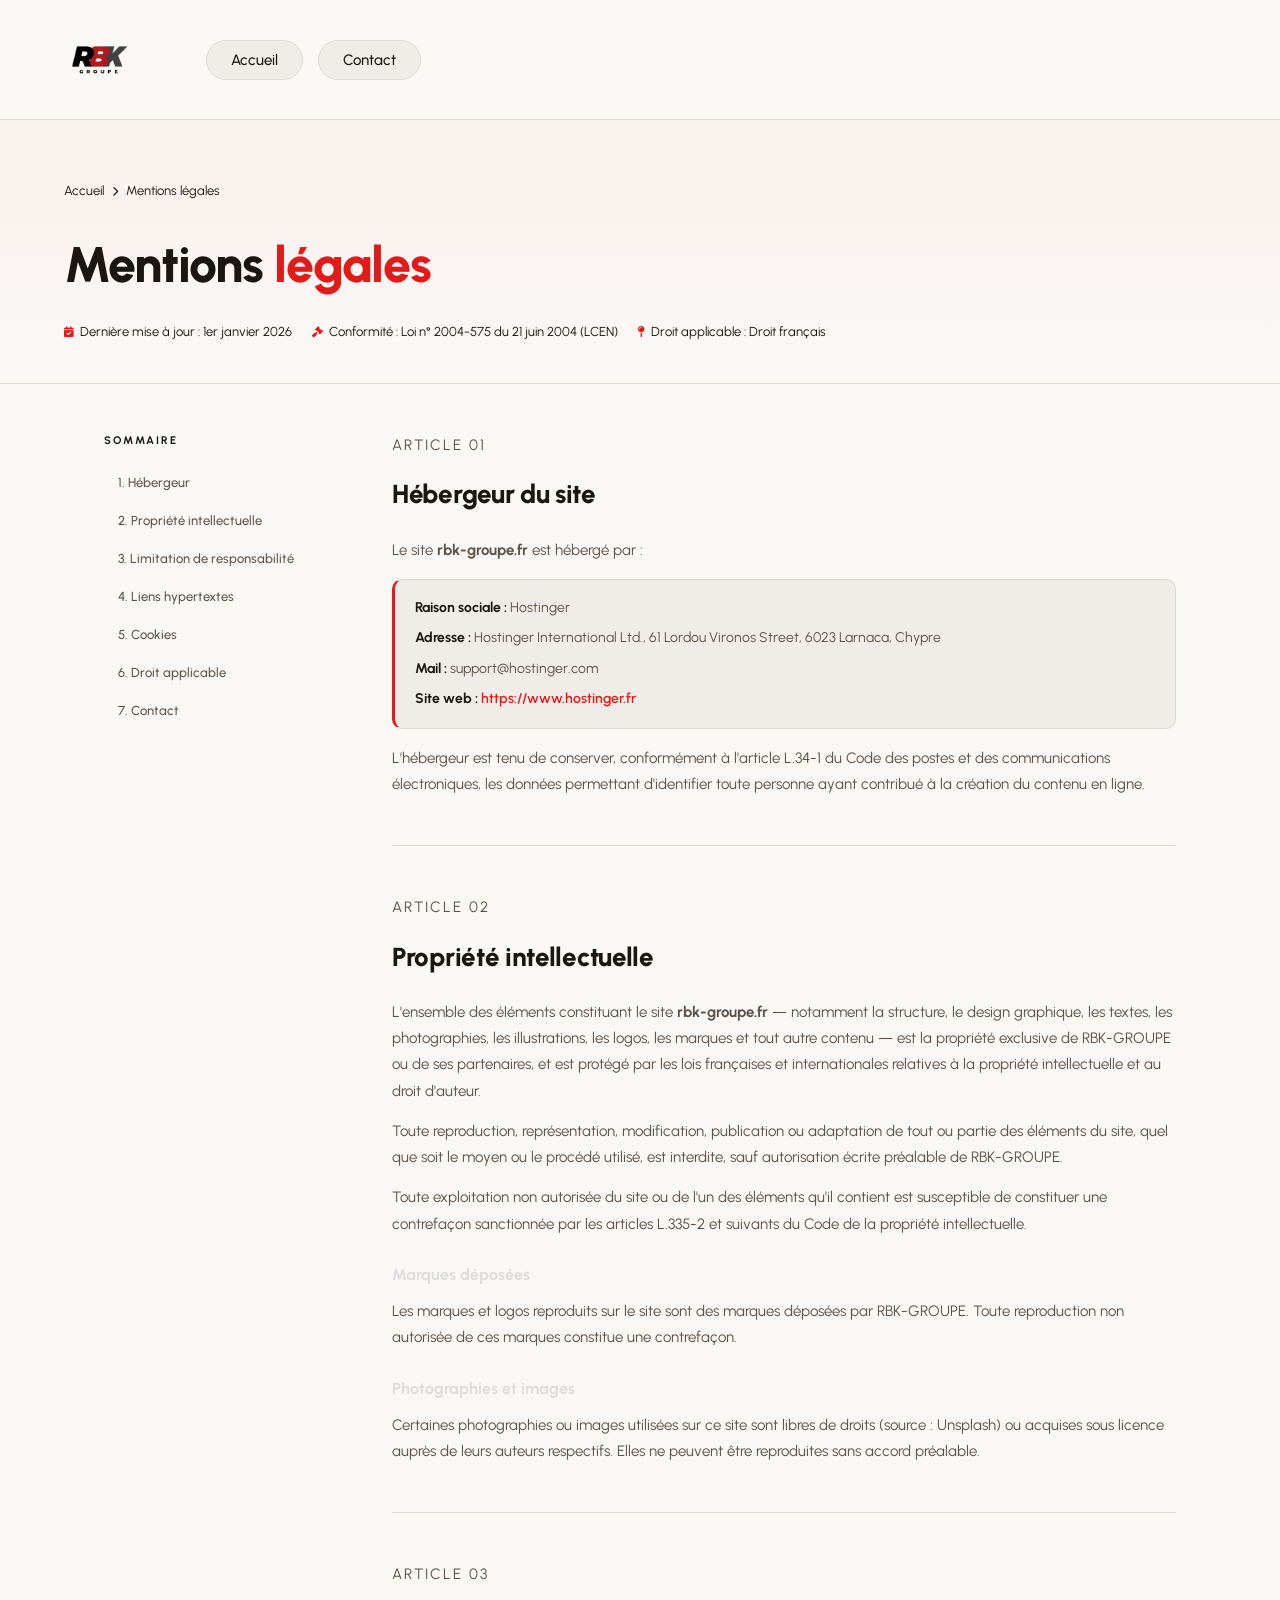
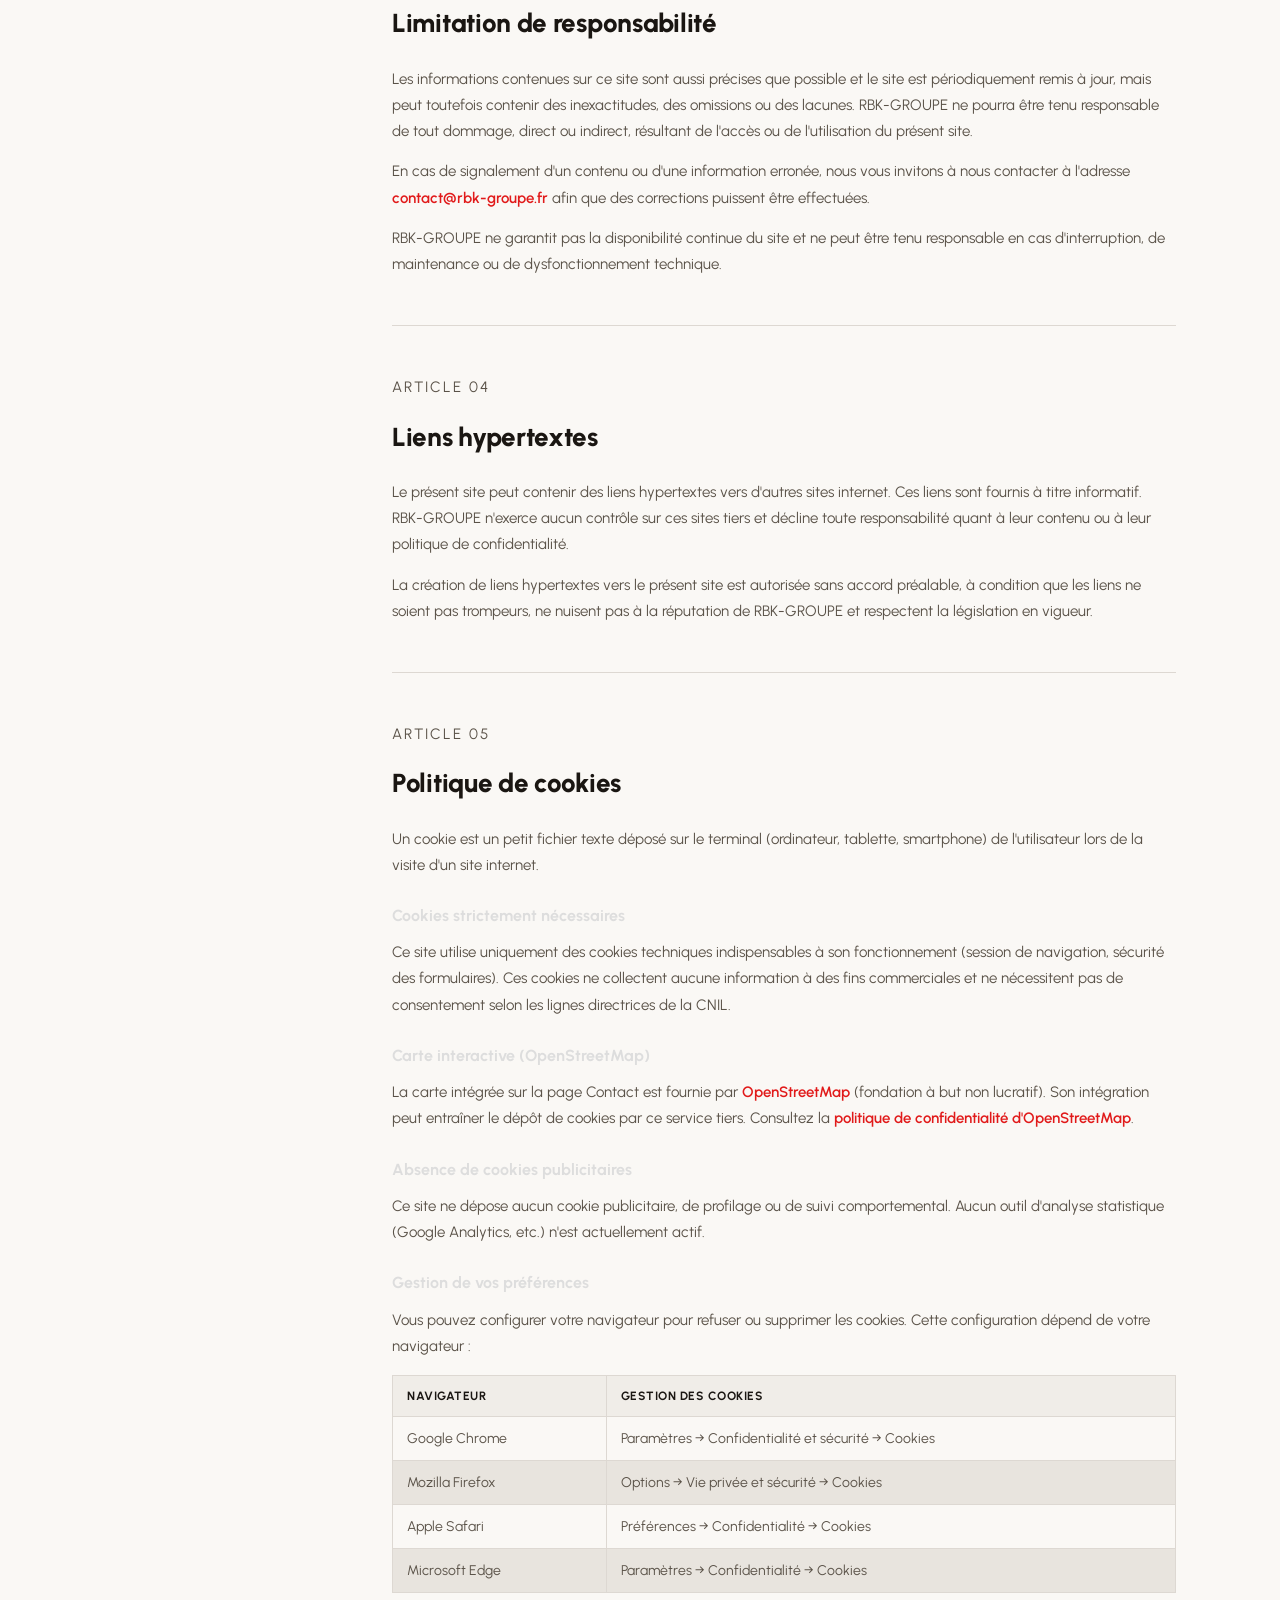
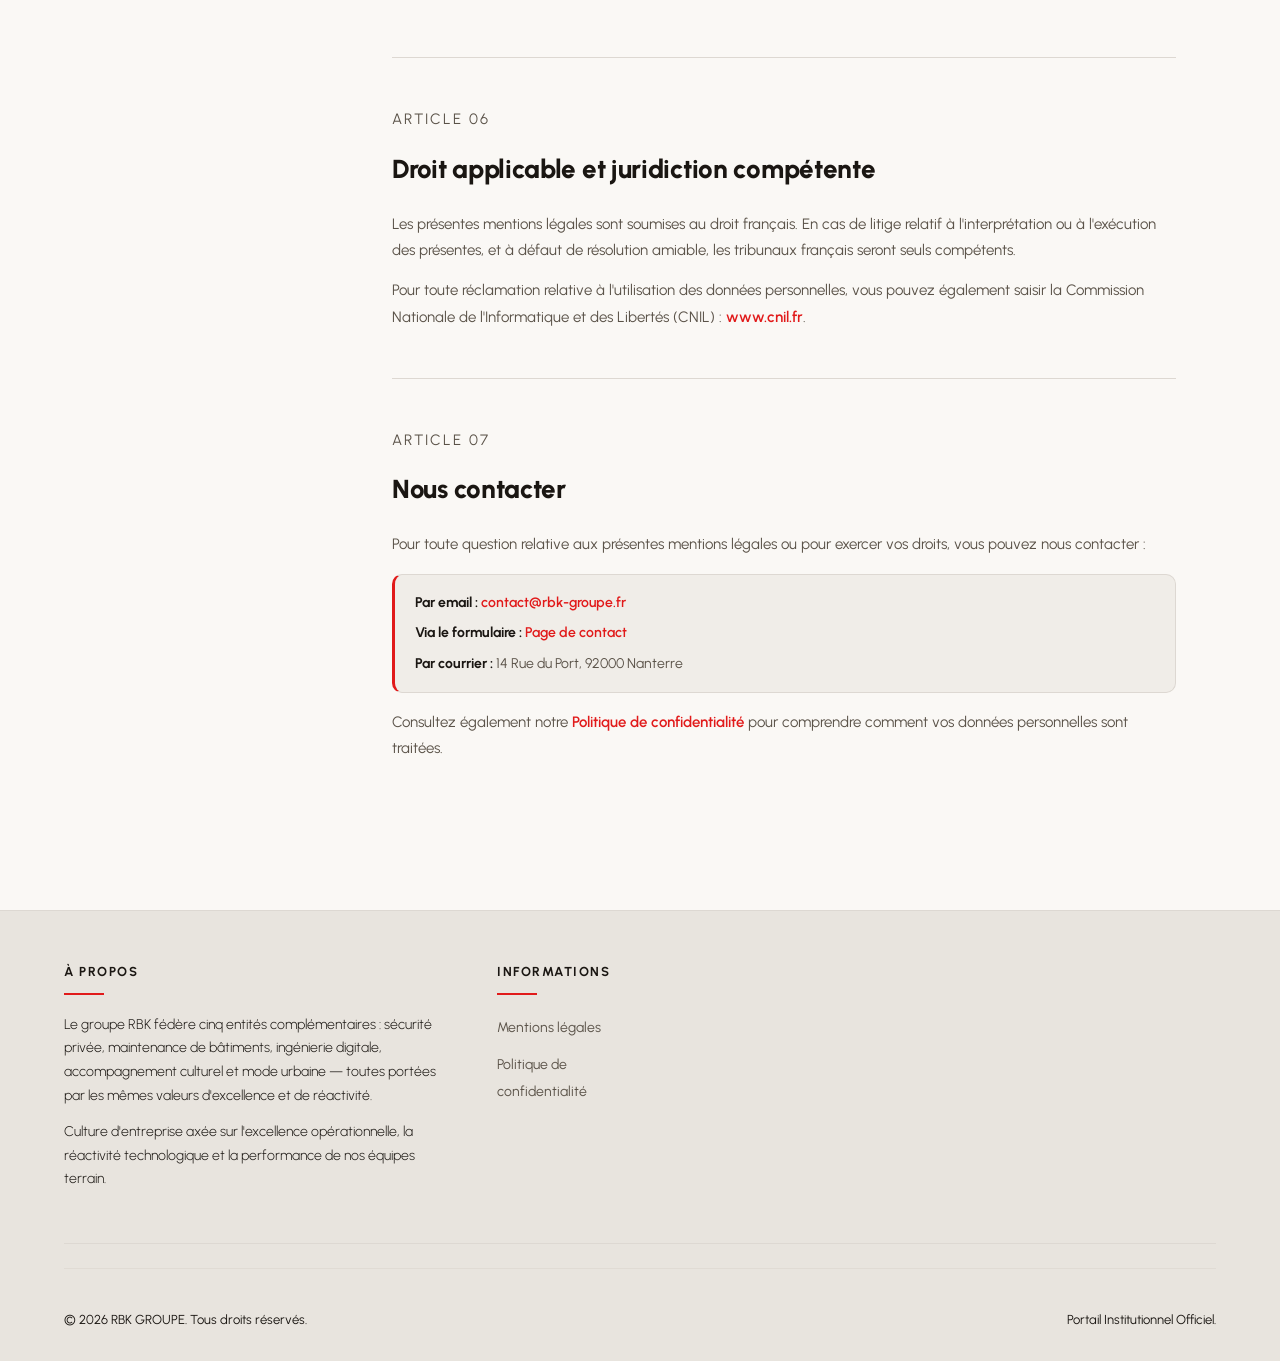
<file: mentions-legales.html>
<!DOCTYPE html>
<html lang="fr">
<head>
    <meta charset="UTF-8">
    <meta name="viewport" content="width=device-width, initial-scale=1.0">
    <title>Mentions légales – RBK GROUPE</title>
    <meta name="description" content="Mentions légales du site vitrine RBK Groupe, conformément à la loi française du 21 juin 2004 (LCEN).">
    <meta name="robots" content="noindex, follow">
    <link rel="preconnect" href="https://fonts.googleapis.com">
    <link rel="preconnect" href="https://fonts.gstatic.com" crossorigin>
    <link href="https://fonts.googleapis.com/css2?family=Urbanist:wght@300;400;500;600;700;800;900&display=swap" rel="stylesheet">
    <link rel="stylesheet" href="https://cdnjs.cloudflare.com/ajax/libs/font-awesome/6.5.1/css/all.min.css">
    <link rel="stylesheet" href="style.css">
</head>
<body>

<!-- HEADER -->
<header>
    <a href="index.html" class="logo-container">
        <img src="logo.png" alt="RBK Groupe" class="rbk-logo-img">
    </a>
    <nav id="main-nav">
        <ul>
            <li><a href="index.html">Accueil</a></li>
            <li><a href="contact.html">Contact</a></li>
        </ul>
    </nav>
    <button class="hamburger" id="hamburger" aria-label="Menu" aria-expanded="false">
        <span></span><span></span><span></span>
    </button>
</header>

<main>
    <!-- HERO -->
    <div class="legal-hero">
        <div class="breadcrumb">
            <a href="index.html">Accueil</a>
            <i class="fa-solid fa-chevron-right"></i>
            <span>Mentions légales</span>
        </div>
        <h1>Mentions <span>légales</span></h1>
        <div class="legal-meta">
            <span><i class="fa-solid fa-calendar-check"></i> Dernière mise à jour : 1er janvier 2026</span>
            <span><i class="fa-solid fa-gavel"></i> Conformité : Loi n° 2004-575 du 21 juin 2004 (LCEN)</span>
            <span><i class="fa-solid fa-map-pin"></i> Droit applicable : Droit français</span>
        </div>
    </div>

    <!-- LAYOUT -->
    <div class="legal-layout">

        <!-- TABLE DES MATIÈRES -->
        <aside class="toc">
            <p class="toc-title">Sommaire</p>
            <ul>
                <li><a href="#hebergeur">1. Hébergeur</a></li>
                <li><a href="#propriete">2. Propriété intellectuelle</a></li>
                <li><a href="#responsabilite">3. Limitation de responsabilité</a></li>
                <li><a href="#liens">4. Liens hypertextes</a></li>
                <li><a href="#cookies">5. Cookies</a></li>
                <li><a href="#droit">6. Droit applicable</a></li>
                <li><a href="#contact-legal">7. Contact</a></li>
            </ul>
        </aside>

        <!-- CONTENU -->
        <article class="legal-content">

            <!-- 3. Hébergeur -->
            <div class="legal-section" id="hebergeur">
                <p class="section-number">Article 01</p>
                <h2>Hébergeur du site</h2>
                <p>
                    Le site <strong>rbk-groupe.fr</strong> est hébergé par :
                </p>
                <div class="info-box">
                    <p><strong>Raison sociale :</strong> Hostinger</p>
                    <p><strong>Adresse :</strong> Hostinger International Ltd., 61 Lordou Vironos Street, 6023 Larnaca, Chypre</p>
                    <p><strong>Mail :</strong> support@hostinger.com</p>
                    <p><strong>Site web :</strong> <a href="https://www.hostinger.fr" target="_blank" rel="noopener noreferrer">https://www.hostinger.fr</a></p>
                </div>
                <p>
                    L'hébergeur est tenu de conserver, conformément à l'article L.34-1 du Code des postes
                    et des communications électroniques, les données permettant d'identifier toute personne
                    ayant contribué à la création du contenu en ligne.
                </p>
            </div>

            <!-- 4. Propriété intellectuelle -->
            <div class="legal-section" id="propriete">
                <p class="section-number">Article 02</p>
                <h2>Propriété intellectuelle</h2>
                <p>
                    L'ensemble des éléments constituant le site <strong>rbk-groupe.fr</strong> — notamment
                    la structure, le design graphique, les textes, les photographies, les illustrations,
                    les logos, les marques et tout autre contenu — est la propriété exclusive de
                    RBK-GROUPE ou de ses partenaires, et est
                    protégé par les lois françaises et internationales relatives à la propriété
                    intellectuelle et au droit d'auteur.
                </p>
                <p>
                    Toute reproduction, représentation, modification, publication ou adaptation de tout
                    ou partie des éléments du site, quel que soit le moyen ou le procédé utilisé, est
                    interdite, sauf autorisation écrite préalable de RBK-GROUPE.
                </p>
                <p>
                    Toute exploitation non autorisée du site ou de l'un des éléments qu'il contient est
                    susceptible de constituer une contrefaçon sanctionnée par les articles
                    L.335-2 et suivants du Code de la propriété intellectuelle.
                </p>

                <h3>Marques déposées</h3>
                <p>
                    Les marques et logos reproduits sur le site sont des marques déposées par
                    RBK-GROUPE. Toute reproduction non autorisée
                    de ces marques constitue une contrefaçon.
                </p>

                <h3>Photographies et images</h3>
                <p>
                    Certaines photographies ou images utilisées sur ce site sont libres de droits
                    (source : Unsplash) ou acquises sous licence auprès de leurs auteurs respectifs.
                    Elles ne peuvent être reproduites sans accord préalable.
                </p>
            </div>

            <!-- 5. Limitation de responsabilité -->
            <div class="legal-section" id="responsabilite">
                <p class="section-number">Article 03</p>
                <h2>Limitation de responsabilité</h2>
                <p>
                    Les informations contenues sur ce site sont aussi précises que possible et le site
                    est périodiquement remis à jour, mais peut toutefois contenir des inexactitudes,
                    des omissions ou des lacunes.
                    RBK-GROUPE ne pourra être tenu responsable
                    de tout dommage, direct ou indirect, résultant de l'accès ou de l'utilisation
                    du présent site.
                </p>
                <p>
                    En cas de signalement d'un contenu ou d'une information erronée, nous vous
                    invitons à nous contacter à l'adresse
                    <a href="mailto:contact@rbk-groupe.fr">contact@rbk-groupe.fr</a>
                    afin que des corrections puissent être effectuées.
                </p>
                <p>
                    RBK-GROUPE ne garantit pas la disponibilité
                    continue du site et ne peut être tenu responsable en cas d'interruption, de
                    maintenance ou de dysfonctionnement technique.
                </p>
            </div>

            <!-- 6. Liens hypertextes -->
            <div class="legal-section" id="liens">
                <p class="section-number">Article 04</p>
                <h2>Liens hypertextes</h2>
                <p>
                    Le présent site peut contenir des liens hypertextes vers d'autres sites internet.
                    Ces liens sont fournis à titre informatif. RBK-GROUPE
                    n'exerce aucun contrôle sur ces sites tiers et décline toute responsabilité
                    quant à leur contenu ou à leur politique de confidentialité.
                </p>
                <p>
                    La création de liens hypertextes vers le présent site est autorisée sans accord
                    préalable, à condition que les liens ne soient pas trompeurs, ne nuisent pas à
                    la réputation de RBK-GROUPE et respectent
                    la législation en vigueur.
                </p>
            </div>

            <!-- 7. Cookies -->
            <div class="legal-section" id="cookies">
                <p class="section-number">Article 05</p>
                <h2>Politique de cookies</h2>
                <p>
                    Un cookie est un petit fichier texte déposé sur le terminal (ordinateur, tablette,
                    smartphone) de l'utilisateur lors de la visite d'un site internet.
                </p>

                <h3>Cookies strictement nécessaires</h3>
                <p>
                    Ce site utilise uniquement des cookies techniques indispensables à son fonctionnement
                    (session de navigation, sécurité des formulaires). Ces cookies ne collectent aucune
                    information à des fins commerciales et ne nécessitent pas de consentement selon
                    les lignes directrices de la CNIL.
                </p>

                <h3>Carte interactive (OpenStreetMap)</h3>
                <p>
                    La carte intégrée sur la page Contact est fournie par
                    <a href="https://www.openstreetmap.org" target="_blank" rel="noopener noreferrer">OpenStreetMap</a>
                    (fondation à but non lucratif). Son intégration peut entraîner le dépôt de cookies
                    par ce service tiers. Consultez la
                    <a href="https://wiki.osmfoundation.org/wiki/Privacy_Policy" target="_blank" rel="noopener noreferrer">politique de confidentialité d'OpenStreetMap</a>.
                </p>

                <h3>Absence de cookies publicitaires</h3>
                <p>
                    Ce site ne dépose aucun cookie publicitaire, de profilage ou de suivi comportemental.
                    Aucun outil d'analyse statistique (Google Analytics, etc.) n'est actuellement actif.
                </p>

                <h3>Gestion de vos préférences</h3>
                <p>
                    Vous pouvez configurer votre navigateur pour refuser ou supprimer les cookies.
                    Cette configuration dépend de votre navigateur :
                </p>

                <table class="legal-table">
                    <thead>
                        <tr><th>Navigateur</th><th>Gestion des cookies</th></tr>
                    </thead>
                    <tbody>
                        <tr><td>Google Chrome</td><td>Paramètres → Confidentialité et sécurité → Cookies</td></tr>
                        <tr><td>Mozilla Firefox</td><td>Options → Vie privée et sécurité → Cookies</td></tr>
                        <tr><td>Apple Safari</td><td>Préférences → Confidentialité → Cookies</td></tr>
                        <tr><td>Microsoft Edge</td><td>Paramètres → Confidentialité → Cookies</td></tr>
                    </tbody>
                </table>
            </div>

            <!-- 8. Droit applicable -->
            <div class="legal-section" id="droit">
                <p class="section-number">Article 06</p>
                <h2>Droit applicable et juridiction compétente</h2>
                <p>
                    Les présentes mentions légales sont soumises au droit français. En cas de litige
                    relatif à l'interprétation ou à l'exécution des présentes, et à défaut de résolution
                    amiable, les tribunaux français seront seuls compétents.
                </p>
                <p>
                    Pour toute réclamation relative à l'utilisation des données personnelles,
                    vous pouvez également saisir la Commission Nationale de l'Informatique et des Libertés
                    (CNIL) : <a href="https://www.cnil.fr" target="_blank" rel="noopener noreferrer">www.cnil.fr</a>.
                </p>
            </div>

            <!-- 9. Contact -->
            <div class="legal-section" id="contact-legal">
                <p class="section-number">Article 07</p>
                <h2>Nous contacter</h2>
                <p>
                    Pour toute question relative aux présentes mentions légales ou pour exercer
                    vos droits, vous pouvez nous contacter :
                </p>
                <div class="info-box">
                    <p><strong>Par email :</strong> <a href="mailto:contact@rbk-groupe.fr">contact@rbk-groupe.fr</a></p>
                    <p><strong>Via le formulaire :</strong> <a href="contact.html">Page de contact</a></p>
                    <p><strong>Par courrier :</strong> 14 Rue du Port, 92000 Nanterre</p>
                </div>
                <p>
                    Consultez également notre
                    <a href="confidentialite.html">Politique de confidentialité</a>
                    pour comprendre comment vos données personnelles sont traitées.
                </p>
            </div>

        </article>
    </div>
</main>

<!-- FOOTER -->
<footer>
    <div class="footer-container">
        <div class="footer-left-content">
            <div class="footer-about-box">
                <h4>À propos</h4>
                <p>Le groupe RBK fédère cinq entités complémentaires : sécurité privée, maintenance de bâtiments, ingénierie digitale, accompagnement culturel et mode urbaine — toutes portées par les mêmes valeurs d'excellence et de réactivité.</p>
                <p>Culture d'entreprise axée sur l'excellence opérationnelle, la réactivité technologique et la performance de nos équipes terrain.</p>
            </div>
            
            <!-- AJOUT DES LIENS LÉGAUX -->
            <div class="footer-nav-col">
                <h4>Informations</h4>
                <ul>
                    <li><a href="mentions-legales.html">Mentions légales</a></li>
                    <li><a href="confidentialite.html">Politique de confidentialité</a></li>
                </ul>
            </div>
        </div>
    </div>
    
    <div class="footer-bottom">
        <p>&copy; 2026 RBK GROUPE. Tous droits réservés.</p>
        <p>Portail Institutionnel Officiel.</p>
    </div>
</footer>

<button id="backToTop" class="back-to-top" aria-label="Retour en haut">
    <i class="fa-solid fa-chevron-up"></i>
</button>

<script>
    const hamburger = document.getElementById('hamburger');
    const nav = document.getElementById('main-nav');
    hamburger.addEventListener('click', () => {
        const open = hamburger.classList.toggle('active');
        nav.classList.toggle('open', open);
        hamburger.setAttribute('aria-expanded', open);
    });
    const backBtn = document.getElementById('backToTop');
    backBtn.addEventListener('click', () => window.scrollTo({ top: 0, behavior: 'smooth' }));
    window.addEventListener('scroll', () => backBtn.classList.toggle('visible', window.pageYOffset > 300));
</script>
</body>
</html>
</file>
<file: style.css>
/* ==========================================================
   STYLE.CSS — RBK GROUPE
   Thème : Blanc Cassé / Crème
   Feuille de styles globale — toutes pages
   ========================================================== */


/* ----------------------------------------------------------
   1. VARIABLES, RESET & BASE
   ---------------------------------------------------------- */

        /* BASE & THEME */
        :root {
            --rbk-red: #e11a1a;      
            --rbk-grey: #4a4a4a;     
            --bg-dark: #faf8f5;      
            --bg-card: #f0ede8;      
            --text-light: #1a1612;
            --text-muted: #7a7268;
            --border-color: #e0dbd4;
        }

        * {
            box-sizing: border-box;
            margin: 0;
            padding: 0;
            scroll-behavior: smooth;
        }

        body {
            font-family: 'Urbanist', sans-serif;
            background-color: var(--bg-dark);
            color: var(--text-light);
            overflow-x: hidden;
            line-height: 1.6;
        }

        /* HEADER OPTIMISÉ : Onglets proches du logo */
        header {
            position: fixed;
            top: 0;
            left: 0;
            width: 100%;
            background: rgba(250, 248, 245, 0.97);
            backdrop-filter: blur(12px);
            border-bottom: 1px solid var(--border-color);
            z-index: 1000;
            padding: 12px 4%;
            display: flex;
            justify-content: flex-start; /* Aligne tout à gauche */
            align-items: center;
            gap: 60px; /* Espace contrôlé entre le logo et les onglets */
        }

        .logo-container {
            display: flex;
            align-items: center;
            text-decoration: none;
            flex-shrink: 0;
        }

        .rbk-logo-img {
            height: 95px; /* Logo plus grand et imposant */
            width: auto;
            object-fit: contain;
            transition: transform 0.3s ease;
        }

        .logo-container:hover .rbk-logo-img {
            transform: scale(1.03);
        }

        nav {
            display: flex;
            align-items: center;
        }

        nav ul {
            display: flex;
            list-style: none;
            gap: 15px;
            align-items: center;
        }

        nav ul li a {
            color: var(--text-light);
            text-decoration: none;
            font-weight: 500;
            font-size: 15px;
            padding: 10px 24px;
            border-radius: 30px;
            background: #f0ede8;
            border: 1px solid #e0dbd4;
            transition: all 0.3s ease;
            text-transform: capitalize;
            white-space: nowrap;
        }

        nav ul li a:hover, nav ul li a.active {
            background: var(--rbk-red);
            border-color: var(--rbk-red);
            color: #ffffff;
            box-shadow: 0 4px 15px rgba(225, 26, 26, 0.3);
        }

        /* MENU DÉROULANT */
        .nav-dropdown {
            position: relative;
        }

        .nav-dropdown > a {
            display: flex;
            align-items: center;
            gap: 7px;
            padding: 10px 24px;
        }

        .nav-dropdown > a .dropdown-arrow {
            font-size: 11px;
            transition: transform 0.35s ease;
        }

        .nav-dropdown:hover > a .dropdown-arrow,
        .nav-dropdown.open > a .dropdown-arrow {
            transform: rotate(180deg);
        }

        .dropdown-menu {
            position: absolute;
            top: 100%;
            left: 50%;
            transform: translateX(-50%) translateY(-8px);
            background: #f0ede8;
            border: 1px solid #e0dbd4;
            border-radius: 18px;
            padding: 10px;
            padding-top: 20px;
            margin-top: -8px; 
            min-width: 230px;
            opacity: 0;
            visibility: hidden;
            pointer-events: none;
            transition: opacity 0.3s ease, transform 0.3s cubic-bezier(0.25, 1, 0.5, 1), visibility 0.3s;
            z-index: 2000;
            box-shadow: 0 20px 50px rgba(26,22,18,0.12), 0 0 0 1px rgba(255,255,255,0.03);
        }

        .nav-dropdown:hover .dropdown-menu,
        .nav-dropdown.open .dropdown-menu {
            opacity: 1;
            visibility: visible;
            pointer-events: auto;
            transform: translateX(-50%) translateY(0);
        }

        .dropdown-menu a {
            display: flex !important;
            align-items: center !important;
            gap: 12px !important;
            padding: 12px 16px !important;
            border-radius: 12px !important;
            background: transparent !important;
            border: none !important;
            color: var(--text-muted) !important;
            font-size: 14px !important;
            font-weight: 500 !important;
            text-decoration: none !important;
            transition: all 0.2s ease !important;
            white-space: nowrap !important;
        }

        .dropdown-menu a:hover {
            background: #e8e4de !important;
            color: #1a1612 !important;
            border: none !important;
        }

        .dropdown-menu a .service-icon {
            width: 32px;
            height: 32px;
            border-radius: 8px;
            background: #f0ede8;
            border: 1px solid #e0dbd4;
            display: flex;
            align-items: center;
            justify-content: center;
            font-size: 13px;
            color: var(--rbk-red);
            flex-shrink: 0;
        }

        .dropdown-menu a:hover .service-icon {
            background: var(--rbk-red);
            color: #1a1612;
            border-color: var(--rbk-red);
        }

        .dropdown-divider {
            height: 1px;
            background: #222;
            margin: 6px 8px;
        }

        /* SECTION HERO */
        .hero {
            height: 90vh;
            display: flex;
            flex-direction: column;
            justify-content: center;
            align-items: center;
            text-align: center;
            padding: 0 6%;
            background: radial-gradient(circle at center, #f0e8e4 0%, #faf8f5 80%) 80%);
            position: relative;
            margin-top: 100px;
        }

        .hero h1 {
            font-size: 72px;
            font-weight: 800;
            margin-bottom: 20px;
            letter-spacing: -1.5px;
            opacity: 0;
            transform: translateY(30px);
            animation: heroLoad 1s cubic-bezier(0.25, 1, 0.5, 1) forwards;
        }

        .hero h1 span {
            color: var(--rbk-red);
        }

        .hero p {
            font-size: 22px;
            color: var(--text-muted);
            max-width: 750px;
            margin-bottom: 45px;
            font-weight: 300;
            opacity: 0;
            transform: translateY(20px);
            animation: heroLoad 1s cubic-bezier(0.25, 1, 0.5, 1) 0.2s forwards;
        }

        .hero .btn-main {
            opacity: 0;
            transform: translateY(15px);
            animation: heroLoad 1s cubic-bezier(0.25, 1, 0.5, 1) 0.4s forwards;
        }

        @keyframes heroLoad {
            to { opacity: 1; transform: translateY(0); }
        }

        .scroll-indicator {
            position: absolute;
            bottom: 30px;
            font-size: 14px;
            color: var(--text-muted);
            animation: bounce 2s infinite;
            text-align: center;
        }

        /* SECTION PRÉSENTATION */
        .section-presentation-container {
            padding: 120px 4% 140px 4%;
            width: 100%;
        }

        .section-header {
            margin-bottom: 30px;
            text-align: center;
        }

        .section-header h2 {
            font-size: 54px;
            font-weight: 800;
            color: #1a1612;
        }

        .presentation-intro-text {
            font-size: 22px;
            color: #1a1612;
            max-width: 1200px;
            margin: 0 auto 90px auto;
            text-align: center;
            line-height: 1.8;
            font-weight: 300;
        }

        .services-vertical-stack {
            display: flex;
            flex-direction: column;
            gap: 140px;
        }

        .service-row {
            display: grid;
            grid-template-columns: 1fr 1fr;
            gap: 8%;
            align-items: center;
            padding: 0 2%;
        }

        .block-image-container {
            width: 100%;
            height: 480px;
            background: #faf8f5;
            border-radius: 32px;
            overflow: hidden;
            border: 1px solid #e8e4de;
        }

        .block-image-container img {
            width: 100%;
            height: 100%;
            object-fit: cover;
            transition: transform 0.6s ease;
        }

        .service-row:hover .block-image-container img {
            transform: scale(1.03);
        }

        .block-text-content {
            display: flex;
            flex-direction: column;
            justify-content: center;
        }

        .block-text-content h3 {
            font-size: 44px;
            margin-bottom: 25px;
            font-weight: 800;
            color: #1a1612;
        }

        .block-text-content h3::after {
            content: '';
            display: block;
            width: 70px;
            height: 4px;
            background: var(--rbk-red);
            margin-top: 15px;
        }

        .block-text-content p {
            color: #1a1612;
            font-size: 19px;
            line-height: 1.8;
            margin-bottom: 40px;
            font-weight: 300;
        }

        .btn-discover {
            align-self: flex-start;
            background: #f0ede8;
            color: #1a1612;
            border: 1px solid #ddd8d2;
            padding: 14px 40px;
            border-radius: 30px;
            text-decoration: none;
            font-weight: 600;
            font-size: 14px;
            text-transform: uppercase;
            letter-spacing: 1px;
            transition: all 0.3s ease;
        }

        .btn-discover:hover {
            background: var(--rbk-red);
            border-color: var(--rbk-red);
            color: #ffffff;
            box-shadow: 0 5px 20px rgba(225, 26, 26, 0.4);
            transform: translateY(-2px);
        }

        .btn-main {
            display: inline-block;
            background-color: var(--rbk-red);
            color: white;
            padding: 14px 36px;
            border-radius: 30px;
            text-decoration: none;
            font-weight: 600;
            text-transform: uppercase;
            letter-spacing: 1px;
            transition: all 0.3s ease;
        }

        .btn-main:hover {
            transform: translateY(-3px);
            box-shadow: 0 10px 20px rgba(225, 26, 26, 0.4);
        }

        /* SCROLL REVEAL EFFECTS */
        .reveal {
            opacity: 0;
            transition: opacity 1s cubic-bezier(0.215, 0.61, 0.355, 1), transform 1s cubic-bezier(0.215, 0.61, 0.355, 1);
            will-change: transform, opacity;
        }

        .reveal-left { transform: translateX(-60px); }
        .reveal-right { transform: translateX(60px); }
        .reveal-up { transform: translateY(50px); }
        .reveal.active { opacity: 1; transform: translate(0); }
        .delay-1 { transition-delay: 0.15s; }

        /* BACK TO TOP */
        .back-to-top {
            position: fixed;
            bottom: 30px;
            left: 30px;
            width: 50px;
            height: 50px;
            border-radius: 50%;
            background-color: var(--rbk-red);
            color: #1a1612;
            border: none;
            display: flex;
            align-items: center;
            justify-content: center;
            font-size: 18px;
            cursor: pointer;
            z-index: 999;
            opacity: 0;
            visibility: hidden;
            transform: translateY(20px);
            transition: all 0.4s cubic-bezier(0.25, 1, 0.5, 1);
            box-shadow: 0 4px 15px rgba(225, 26, 26, 0.4);
        }

        .back-to-top.visible {
            opacity: 1;
            visibility: visible;
            transform: translateY(0);
        }

        .back-to-top:hover {
            transform: translateY(-5px);
            background-color: #ff3333;
        }

        /* FOOTER */
        footer {
            background: #e8e4de;
            padding: 100px 6% 50px 6%;
            border-top: 1px solid var(--border-color);
        }

        .footer-container {
            max-width: 100%;
            margin: 0 auto;
            display: grid;
            grid-template-columns: 1.5fr 1fr;
            gap: 100px;
            margin-bottom: 80px;
        }

        .footer-left-content {
            display: grid;
            grid-template-columns: 1fr 1.2fr;
            gap: 60px;
        }

        .footer-nav-col h4, .footer-right-content h4, .footer-about-box h4 {
            font-size: 20px;
            color: #1a1612;
            margin-bottom: 30px;
            text-transform: uppercase;
            letter-spacing: 1px;
            position: relative;
            padding-bottom: 12px;
        }

        .footer-nav-col h4::after, .footer-right-content h4::after, .footer-about-box h4::after {
            content: '';
            position: absolute;
            left: 0;
            bottom: 0;
            width: 40px;
            height: 2px;
            background: var(--rbk-red);
        }

        .footer-nav-col ul { list-style: none; }
        .footer-nav-col ul li { margin-bottom: 18px; }
        .footer-nav-col ul li a {
            color: #1a1612;
            text-decoration: none;
            font-size: 16px;
            transition: color 0.3s ease;
        }
        .footer-nav-col ul li a:hover { color: var(--rbk-red); }

        .footer-about-box { color: #1a1612; font-size: 16px; }
        .footer-about-box p { margin-bottom: 25px; }

        .footer-right-content {
            display: flex;
            flex-direction: column;
            align-items: flex-start;
        }

        .footer-right-content p { color: var(--text-muted); font-size: 16px; margin-bottom: 30px; }
        .social-links { display: flex; gap: 20px; }

        .social-btn {
            width: 56px;
            height: 56px;
            background: #faf8f5;
            border: 1px solid #e0dbd4222;
            border-radius: 50%;
            display: flex;
            align-items: center;
            justify-content: center;
            color: var(--text-light);
            text-decoration: none;
            font-size: 22px;
            transition: all 0.3s ease;
        }

        .social-btn:hover {
            background: var(--rbk-red);
            border-color: var(--rbk-red);
            transform: translateY(-4px);
            box-shadow: 0 8px 20px rgba(225, 26, 26, 0.4);
        }

        .footer-bottom {
            border-top: 1px solid #e0dbd4;
            padding-top: 40px;
            display: flex;
            justify-content: space-between;
            align-items: center;
            color: var(--rbk-grey);
            font-size: 15px;
        }

        @keyframes bounce {
            0%, 20%, 50%, 80%, 100% { transform: translateY(0); }
            40% { transform: translateY(-10px); }
            60% { transform: translateY(-5px); }
        }

        /* RESPONSIVE */
        @media (max-width: 1024px) {
            header { padding: 15px 4%; gap: 30px; }
            nav ul { gap: 10px; }
            nav ul li a { padding: 8px 16px; font-size: 14px; }
            .service-row { grid-template-columns: 1fr; gap: 50px; }
            .block-image-container { height: 380px; }
        }

        @media (max-width: 768px) {
            header { flex-direction: column; gap: 15px; justify-content: center; }
            nav ul { justify-content: center; flex-wrap: wrap; }
            .hero h1 { font-size: 48px; }
            .footer-left-content { grid-template-columns: 1fr; }
            .footer-container { grid-template-columns: 1fr; gap: 50px; }
        }
    

/* ----------------------------------------------------------
   2. STYLES PAGE CONTACT
   ---------------------------------------------------------- */

        /* =========================================
           BASE & VARIABLES (cohérence avec index)
        ========================================= */
        :root {
            --rbk-red: #e11a1a;
            --rbk-red-dark: #b81414;
            --rbk-red-glow: rgba(225, 26, 26, 0.25);
            --rbk-grey: #4a4a4a;
            --bg-dark: #faf8f5;
            --bg-card: #f0ede8;
            --bg-card-hover: #e8e4de;
            --text-light: #1a1612;
            --text-muted: #5a5248;
            --text-dim: #1a1612;
            --border-color: #ddd8d2;
            --border-hover: #c8c2ba;
            --success: #22c55e;
            --error: #ef4444;
            --transition: all 0.3s cubic-bezier(0.4, 0, 0.2, 1);
        }

        *, *::before, *::after {
            box-sizing: border-box;
            margin: 0;
            padding: 0;
        }

        html { scroll-behavior: smooth; }

        body {
            font-family: 'Urbanist', sans-serif;
            background-color: var(--bg-dark);
            color: var(--text-light);
            overflow-x: hidden;
            line-height: 1.65;
            display: flex;
            flex-direction: column;
            min-height: 100vh;
        }

        /* =========================================
           HEADER — identique index
        ========================================= */
        header {
            position: fixed;
            top: 0; left: 0;
            width: 100%;
            background: rgba(250, 248, 245, 0.97);
            backdrop-filter: blur(14px);
            -webkit-backdrop-filter: blur(14px);
            border-bottom: 1px solid var(--border-color);
            z-index: 1000;
            padding: 12px 4%;
            display: flex;
            justify-content: flex-start;
            align-items: center;
            gap: 60px;
        }

        .logo-container {
            display: flex;
            align-items: center;
            text-decoration: none;
            flex-shrink: 0;
        }

        .rbk-logo-img {
            height: 95px;
            width: auto;
            object-fit: contain;
            transition: transform 0.3s ease;
        }
        .logo-container:hover .rbk-logo-img { transform: scale(1.03); }

        nav { display: flex; align-items: center; }

        nav ul {
            display: flex;
            list-style: none;
            gap: 15px;
            align-items: center;
        }

        nav ul li a {
            color: var(--text-light);
            text-decoration: none;
            font-weight: 500;
            font-size: 15px;
            padding: 10px 24px;
            border-radius: 30px;
            background: #f0ede8;
            border: 1px solid #e0dbd4;
            transition: var(--transition);
            white-space: nowrap;
        }

        nav ul li a:hover,
        nav ul li a.active {
            background: var(--rbk-red);
            border-color: var(--rbk-red);
            color: #ffffff;
            box-shadow: 0 4px 18px var(--rbk-red-glow);
        }

        /* Dropdown */
        .nav-dropdown { position: relative; }
        .nav-dropdown > a { display: flex; align-items: center; gap: 7px; }
        .nav-dropdown > a .dropdown-arrow { font-size: 11px; transition: transform 0.35s ease; }
        .nav-dropdown:hover > a .dropdown-arrow,
        .nav-dropdown.open > a .dropdown-arrow { transform: rotate(180deg); }

        .dropdown-menu {
            position: absolute;
            top: 100%; left: 50%;
            transform: translateX(-50%) translateY(-8px);
            background: #f0ede8;
            border: 1px solid #e0dbd4;
            border-radius: 18px;
            padding: 10px; padding-top: 20px;
            margin-top: -8px;
            min-width: 230px;
            opacity: 0; visibility: hidden; pointer-events: none;
            transition: opacity 0.3s ease, transform 0.3s cubic-bezier(0.25, 1, 0.5, 1), visibility 0.3s;
            z-index: 2000;
            box-shadow: 0 20px 50px rgba(26,22,18,0.12), 0 0 0 1px rgba(255,255,255,0.03);
        }
        .nav-dropdown:hover .dropdown-menu,
        .nav-dropdown.open .dropdown-menu {
            opacity: 1; visibility: visible; pointer-events: auto;
            transform: translateX(-50%) translateY(0);
        }
        .dropdown-menu a {
            display: flex !important; align-items: center !important; gap: 12px !important;
            padding: 12px 16px !important; border-radius: 12px !important;
            background: transparent !important; border: none !important;
            color: var(--text-muted) !important; font-size: 14px !important;
            font-weight: 500 !important; text-decoration: none !important;
            transition: all 0.2s ease !important; white-space: nowrap !important;
        }
        .dropdown-menu a:hover { background: #e8e4de !important; color: #1a1612 !important; }
        .dropdown-menu a .service-icon {
            width: 32px; height: 32px; border-radius: 8px;
            background: #f0ede8; border: 1px solid #e0dbd4;
            display: flex; align-items: center; justify-content: center;
            font-size: 13px; color: var(--rbk-red); flex-shrink: 0;
        }
        .dropdown-menu a:hover .service-icon {
            background: var(--rbk-red); color: #1a1612; border-color: var(--rbk-red);
        }
        .dropdown-divider { height: 1px; background: #222; margin: 6px 8px; }

        /* Hamburger mobile */
        .hamburger {
            display: none;
            flex-direction: column;
            gap: 5px;
            cursor: pointer;
            padding: 8px;
            border: 1px solid #e0dbd4;
            border-radius: 10px;
            background: #f0ede8;
            margin-left: auto;
        }
        .hamburger span {
            width: 22px; height: 2px;
            background: var(--text-light);
            border-radius: 2px;
            transition: var(--transition);
        }
        .hamburger.active span:nth-child(1) { transform: translateY(7px) rotate(45deg); }
        .hamburger.active span:nth-child(2) { opacity: 0; }
        .hamburger.active span:nth-child(3) { transform: translateY(-7px) rotate(-45deg); }

        /* =========================================
           MAIN LAYOUT
        ========================================= */
        main {
            flex-grow: 1;
            margin-top: 120px;
        }

        /* =========================================
           HERO CONTACT
        ========================================= */
        .contact-hero {
            padding: 70px 5% 50px;
            text-align: center;
            position: relative;
            overflow: hidden;
        }

        .contact-hero::before {
            content: '';
            position: absolute;
            top: -120px; left: 50%;
            transform: translateX(-50%);
            width: 600px; height: 600px;
            background: radial-gradient(circle, rgba(225, 26, 26, 0.08) 0%, transparent 70%);
            pointer-events: none;
        }

        .hero-label {
            display: inline-flex;
            align-items: center;
            gap: 8px;
            font-size: 12px;
            font-weight: 600;
            letter-spacing: 2px;
            text-transform: uppercase;
            color: var(--rbk-red);
            background: rgba(225, 26, 26, 0.08);
            border: 1px solid rgba(225, 26, 26, 0.2);
            border-radius: 50px;
            padding: 6px 16px;
            margin-bottom: 24px;
        }

        .hero-label i { font-size: 10px; }

        .contact-hero h1 {
            font-size: clamp(36px, 5.5vw, 64px);
            font-weight: 800;
            line-height: 1.1;
            letter-spacing: -1px;
            color: #1a1612;
            margin-bottom: 20px;
        }

        .contact-hero h1 span { color: var(--rbk-red); }

        .contact-hero .hero-sub {
            font-size: clamp(16px, 1.6vw, 19px);
            color: #1a1612;
            font-weight: 300;
            max-width: 580px;
            margin: 0 auto 40px;
        }

        /* Badges disponibilité */
        .availability-badges {
            display: flex;
            gap: 12px;
            justify-content: center;
            flex-wrap: wrap;
        }

        .badge {
            display: inline-flex;
            align-items: center;
            gap: 7px;
            padding: 8px 18px;
            border-radius: 50px;
            background: var(--bg-card);
            border: 1px solid var(--border-color);
            font-size: 13px;
            font-weight: 500;
            color: var(--text-muted);
        }

        .badge .dot {
            width: 7px; height: 7px;
            border-radius: 50%;
            background: var(--success);
            box-shadow: 0 0 6px var(--success);
            animation: pulse-dot 2s infinite;
        }

        @keyframes pulse-dot {
            0%, 100% { opacity: 1; transform: scale(1); }
            50% { opacity: 0.7; transform: scale(1.3); }
        }

        /* =========================================
           CONTACT GRID PRINCIPALE
        ========================================= */
        .contact-section {
            padding: 20px 5% 100px;
            max-width: 1300px;
            margin: 0 auto;
            width: 100%;
        }

        .contact-grid {
            display: grid;
            grid-template-columns: 420px 1fr;
            gap: 40px;
            align-items: start;
        }

        /* =========================================
           COLONNE GAUCHE — Infos & Carte
        ========================================= */
        .info-column {
            display: flex;
            flex-direction: column;
            gap: 20px;
        }

        .info-card {
            background: var(--bg-card);
            border: 1px solid var(--border-color);
            border-radius: 20px;
            overflow: hidden;
            transition: var(--transition);
        }
        .info-card:hover { border-color: var(--border-hover); }

        .info-card-header {
            padding: 22px 24px 16px;
            border-bottom: 1px solid var(--border-color);
            display: flex;
            align-items: center;
            gap: 12px;
        }

        .info-card-header .header-icon {
            width: 38px; height: 38px;
            border-radius: 10px;
            background: rgba(225, 26, 26, 0.1);
            border: 1px solid rgba(225, 26, 26, 0.2);
            display: flex;
            align-items: center;
            justify-content: center;
            font-size: 14px;
            color: var(--rbk-red);
            flex-shrink: 0;
        }

        .info-card-header h3 {
            font-size: 15px;
            font-weight: 700;
            color: #1a1612;
            letter-spacing: 0.3px;
        }

        .info-card-body { padding: 20px 24px; }

        /* Ligne d'info contact */
        .contact-row {
            display: flex;
            align-items: flex-start;
            gap: 14px;
            padding: 14px 0;
            border-bottom: 1px solid var(--border-color);
            text-decoration: none;
            transition: var(--transition);
        }

        .contact-row:last-child { border-bottom: none; padding-bottom: 0; }
        .contact-row:first-child { padding-top: 0; }

        a.contact-row:hover { transform: translateX(4px); }
        a.contact-row:hover .row-label { color: var(--rbk-red); }

        .row-icon {
            width: 36px; height: 36px;
            border-radius: 9px;
            background: #f0ede8;
            border: 1px solid #e0dbd4;
            display: flex;
            align-items: center;
            justify-content: center;
            font-size: 13px;
            color: var(--rbk-red);
            flex-shrink: 0;
            margin-top: 2px;
        }

        .row-content { flex: 1; }

        .row-sup {
            font-size: 11px;
            font-weight: 600;
            letter-spacing: 1.5px;
            text-transform: uppercase;
            color: var(--text-dim);
            margin-bottom: 3px;
        }

        .row-label {
            font-size: 15px;
            font-weight: 600;
            color: #1a1612;
            transition: color 0.2s;
        }

        .row-sub {
            font-size: 13px;
            color: var(--text-muted);
            margin-top: 2px;
        }

        /* Horaires */
        .hours-grid {
            display: grid;
            grid-template-columns: 1fr auto;
            gap: 6px 12px;
        }

        .hours-day { font-size: 14px; color: var(--text-muted); font-weight: 400; }
        .hours-time {
            font-size: 14px;
            color: #1a1612;
            font-weight: 600;
            text-align: right;
            white-space: nowrap;
        }
        .hours-closed { color: var(--text-dim); }
        .hours-separator {
            grid-column: 1 / -1;
            height: 1px;
            background: var(--border-color);
            margin: 6px 0;
        }

        /* Open now badge */
        .open-now-badge {
            display: inline-flex;
            align-items: center;
            gap: 6px;
            font-size: 12px;
            font-weight: 600;
            color: var(--success);
            background: rgba(34, 197, 94, 0.08);
            border: 1px solid rgba(34, 197, 94, 0.2);
            border-radius: 50px;
            padding: 4px 12px;
            margin-bottom: 14px;
        }
        .open-now-badge .dot { width: 6px; height: 6px; border-radius: 50%; background: var(--success); }

        /* Carte */
        .map-container {
            position: relative;
            border-radius: 16px;
            overflow: hidden;
            border: 1px solid var(--border-color);
            background: #e8e4de;
            aspect-ratio: 4/3;
        }

        .map-container iframe {
            width: 100%;
            height: 100%;
            border: none;
            display: block;
            filter: grayscale(0.3) contrast(1.05);
        }

        .map-overlay-btn {
            position: absolute;
            bottom: 12px;
            right: 12px;
            display: inline-flex;
            align-items: center;
            gap: 8px;
            padding: 10px 16px;
            background: var(--rbk-red);
            color: #ffffff;
            font-family: 'Urbanist', sans-serif;
            font-size: 13px;
            font-weight: 700;
            border-radius: 10px;
            text-decoration: none;
            transition: var(--transition);
            box-shadow: 0 4px 16px rgba(0,0,0,0.5);
            z-index: 10;
        }
        .map-overlay-btn:hover {
            background: var(--rbk-red-dark);
            transform: translateY(-2px);
            box-shadow: 0 8px 24px rgba(225,26,26,0.4);
        }

        /* =========================================
           COLONNE DROITE — Formulaire
        ========================================= */
        .form-column {}

        .form-card {
            background: var(--bg-card);
            border: 1px solid var(--border-color);
            border-radius: 24px;
            overflow: hidden;
        }

        .form-card-header {
            padding: 32px 36px 28px;
            border-bottom: 1px solid var(--border-color);
            background: linear-gradient(135deg, rgba(225,26,26,0.04) 0%, transparent 60%);
        }

        .form-card-header h2 {
            font-size: 26px;
            font-weight: 800;
            color: #1a1612;
            margin-bottom: 8px;
            letter-spacing: -0.3px;
        }

        .form-card-header p {
            font-size: 15px;
            color: var(--text-muted);
            font-weight: 400;
        }

        .form-card-body { padding: 32px 36px 36px; }

        /* Champs */
        .form-row {
            display: grid;
            grid-template-columns: 1fr 1fr;
            gap: 16px;
            margin-bottom: 16px;
        }

        .form-group {
            display: flex;
            flex-direction: column;
            gap: 8px;
            margin-bottom: 16px;
        }

        .form-group:last-of-type { margin-bottom: 0; }

        label {
            font-size: 13px;
            font-weight: 600;
            color: var(--text-muted);
            letter-spacing: 0.5px;
            text-transform: uppercase;
        }

        label .required-star {
            color: var(--rbk-red);
            margin-left: 3px;
        }

        input[type="text"],
        input[type="email"],
        textarea,
        select {
            width: 100%;
            background: #e8e4de;
            border: 1px solid #e0dbd4;
            border-radius: 12px;
            padding: 14px 16px;
            color: #1a1612;
            font-family: 'Urbanist', sans-serif;
            font-size: 15px;
            font-weight: 400;
            outline: none;
            transition: var(--transition);
            -webkit-appearance: none;
        }

        input[type="text"]:focus,
        input[type="email"]:focus,
        textarea:focus {
            border-color: var(--rbk-red);
            background: #faf8f5;
            box-shadow: 0 0 0 3px rgba(225,26,26,0.08);
        }

        input[type="text"]::placeholder,
        input[type="email"]::placeholder,
        textarea::placeholder {
            color: #5a5248;
        }

        textarea {
            resize: vertical;
            min-height: 140px;
            line-height: 1.6;
        }

        /* Input error state */
        input.is-invalid,
        textarea.is-invalid {
            border-color: var(--error) !important;
            box-shadow: 0 0 0 3px rgba(239,68,68,0.08) !important;
        }

        /* Sujet — optionnel */
        .subject-chips {
            display: flex;
            gap: 8px;
            flex-wrap: wrap;
            margin-bottom: 16px;
        }

        .chip {
            padding: 7px 14px;
            border-radius: 50px;
            border: 1px solid #e0dbd4;
            background: #e8e4de;
            color: var(--text-muted);
            font-family: 'Urbanist', sans-serif;
            font-size: 13px;
            font-weight: 500;
            cursor: pointer;
            transition: var(--transition);
        }

        .chip:hover,
        .chip.active {
            border-color: var(--rbk-red);
            background: rgba(225,26,26,0.08);
            color: #1a1612;
        }

        /* ---- HONEYPOT (anti-spam invisible) ---- */
        .hp-field {
            display: none !important;
            visibility: hidden !important;
            position: absolute !important;
            left: -9999px !important;
            opacity: 0 !important;
            pointer-events: none !important;
        }

        /* ---- Checkbox RGPD ---- */
        .checkbox-group {
            display: flex;
            align-items: flex-start;
            gap: 12px;
            margin-top: 20px;
            padding: 16px 18px;
            background: #e8e4de;
            border: 1px solid #e0dbd4;
            border-radius: 12px;
            cursor: pointer;
            transition: var(--transition);
        }

        .checkbox-group:has(input:checked) {
            border-color: rgba(225,26,26,0.3);
            background: rgba(225,26,26,0.03);
        }

        .checkbox-group.is-invalid {
            border-color: var(--error) !important;
        }

        .checkbox-group input[type="checkbox"] {
            width: 18px;
            height: 18px;
            border: 1.5px solid #333;
            border-radius: 5px;
            background: #f0ede8;
            cursor: pointer;
            flex-shrink: 0;
            margin-top: 1px;
            accent-color: var(--rbk-red);
            transition: var(--transition);
        }

        .checkbox-group label {
            font-size: 13px;
            font-weight: 400;
            color: var(--text-muted);
            text-transform: none;
            letter-spacing: 0;
            cursor: pointer;
            line-height: 1.5;
        }

        .checkbox-group label a {
            color: var(--rbk-red);
            text-decoration: none;
            font-weight: 600;
        }
        .checkbox-group label a:hover { text-decoration: underline; }

        /* Bouton submit */
        .btn-submit {
            width: 100%;
            margin-top: 20px;
            padding: 16px 28px;
            background: var(--rbk-red);
            color: #ffffff;
            font-family: 'Urbanist', sans-serif;
            font-size: 16px;
            font-weight: 700;
            border: none;
            border-radius: 14px;
            cursor: pointer;
            transition: var(--transition);
            display: flex;
            align-items: center;
            justify-content: center;
            gap: 10px;
            position: relative;
            overflow: hidden;
            letter-spacing: 0.3px;
        }

        .btn-submit::before {
            content: '';
            position: absolute;
            inset: 0;
            background: linear-gradient(135deg, rgba(26,22,18,0.05) 0%, transparent 100%);
        }

        .btn-submit:hover {
            background: var(--rbk-red-dark);
            transform: translateY(-2px);
            box-shadow: 0 12px 30px rgba(225,26,26,0.35);
        }

        .btn-submit:active { transform: translateY(0); }

        .btn-submit:disabled {
            opacity: 0.6;
            cursor: not-allowed;
            transform: none;
            box-shadow: none;
        }

        .btn-submit .spinner {
            width: 18px; height: 18px;
            border: 2px solid rgba(255,255,255,0.3);
            border-top-color: #ffffff;
            border-radius: 50%;
            animation: spin 0.7s linear infinite;
            display: none;
        }

        @keyframes spin { to { transform: rotate(360deg); } }

        .btn-submit.loading .spinner { display: block; }
        .btn-submit.loading .btn-text { display: none; }

        /* Message retour AJAX */
        .form-feedback {
            display: none;
            margin-top: 16px;
            padding: 16px 20px;
            border-radius: 12px;
            font-size: 14px;
            font-weight: 500;
            line-height: 1.5;
            align-items: center;
            gap: 12px;
            animation: fadeInUp 0.4s ease;
        }

        @keyframes fadeInUp {
            from { opacity: 0; transform: translateY(8px); }
            to { opacity: 1; transform: translateY(0); }
        }

        .form-feedback.show { display: flex; }

        .form-feedback.success {
            background: rgba(34,197,94,0.08);
            border: 1px solid rgba(34,197,94,0.25);
            color: #86efac;
        }

        .form-feedback.error {
            background: rgba(239,68,68,0.08);
            border: 1px solid rgba(239,68,68,0.25);
            color: #fca5a5;
        }

        .form-feedback i { font-size: 18px; flex-shrink: 0; }

        /* Aide supplémentaire */
        .form-helper {
            display: flex;
            align-items: center;
            gap: 8px;
            margin-top: 14px;
            font-size: 12px;
            color: var(--text-dim);
            justify-content: center;
        }

        .form-helper i { font-size: 11px; color: var(--rbk-red); }

        /* =========================================
           FOOTER
        ========================================= */
        footer {
            background: #e8e4de;
            border-top: 1px solid var(--border-color);
            padding: 50px 5% 30px;
        }

        .footer-container {
            max-width: 1300px;
            margin: 0 auto;
            display: grid;
            grid-template-columns: 1fr 1fr;
            gap: 60px;
            padding-bottom: 40px;
            border-bottom: 1px solid var(--border-color);
        }

        .footer-left-content {
            display: flex;
            gap: 60px;
        }

        .footer-nav-col h4,
        .footer-about-box h4,
        .footer-right-content h4 {
            font-size: 13px;
            font-weight: 700;
            letter-spacing: 1.5px;
            text-transform: uppercase;
            color: var(--text-dim);
            margin-bottom: 18px;
        }

        .footer-nav-col ul { list-style: none; }
        .footer-nav-col ul li { margin-bottom: 10px; }
        .footer-nav-col ul li a {
            color: #1a1612;
            text-decoration: none;
            font-size: 14px;
            font-weight: 400;
            transition: color 0.2s;
        }
        .footer-nav-col ul li a:hover { color: var(--rbk-red); }

        .footer-about-box p {
            color: var(--text-muted);
            font-size: 14px;
            line-height: 1.7;
            font-weight: 300;
            margin-bottom: 12px;
        }

        .footer-right-content p {
            color: var(--text-muted);
            font-size: 14px;
            margin-bottom: 18px;
        }

        .social-links { display: flex; gap: 10px; }

        .social-btn {
            width: 42px; height: 42px;
            border-radius: 11px;
            background: var(--bg-card);
            border: 1px solid var(--border-color);
            color: var(--text-muted);
            display: flex;
            align-items: center;
            justify-content: center;
            font-size: 16px;
            text-decoration: none;
            transition: var(--transition);
        }
        .social-btn:hover {
            background: var(--rbk-red);
            border-color: var(--rbk-red);
            color: #1a1612;
            transform: translateY(-2px);
        }

        .footer-bottom {
            max-width: 1300px;
            margin: 24px auto 0;
            display: flex;
            justify-content: space-between;
            align-items: center;
            flex-wrap: wrap;
            gap: 8px;
        }

        .footer-bottom p {
            font-size: 13px;
            color: #1a1612;
            font-weight: 400;
        }

        /* Back to top */
        .back-to-top {
            position: fixed;
            bottom: 30px; left: 30px;
            width: 44px; height: 44px;
            background: var(--rbk-red);
            color: #1a1612;
            border: none;
            border-radius: 12px;
            cursor: pointer;
            display: flex;
            align-items: center;
            justify-content: center;
            font-size: 15px;
            opacity: 0;
            transform: translateY(20px);
            transition: var(--transition);
            z-index: 500;
        }
        .back-to-top.visible { opacity: 1; transform: translateY(0); }
        .back-to-top:hover {
            background: var(--rbk-red-dark);
            box-shadow: 0 8px 20px rgba(225,26,26,0.4);
        }

        /* =========================================
           ANIMATIONS
        ========================================= */
        .reveal {
            opacity: 0;
            transition: opacity 0.7s ease, transform 0.7s ease;
        }
        .reveal-up { transform: translateY(30px); }
        .reveal-left { transform: translateX(-30px); }
        .reveal-right { transform: translateX(30px); }
        .reveal.active { opacity: 1; transform: none; }
        .delay-1 { transition-delay: 0.12s; }
        .delay-2 { transition-delay: 0.24s; }

        /* =========================================
           RESPONSIVE
        ========================================= */
        @media (max-width: 1024px) {
            .contact-grid {
                grid-template-columns: 1fr;
                max-width: 680px;
                margin: 0 auto;
            }
            .info-column { order: 2; }
            .form-column { order: 1; }
        }

        @media (max-width: 768px) {
            header { gap: 0; padding: 10px 4%; }
            .rbk-logo-img { height: 70px; }
            nav { display: none; position: fixed; top: 92px; left: 0; right: 0; bottom: 0; background: rgba(250, 248, 245, 0.99); padding: 30px 5%; overflow-y: auto; flex-direction: column; align-items: flex-start; }
            nav.open { display: flex; }
            nav ul { flex-direction: column; width: 100%; gap: 8px; }
            nav ul li a { display: block; padding: 14px 20px; border-radius: 14px; font-size: 17px; }
            .hamburger { display: flex; }
            .dropdown-menu { position: static; transform: none; opacity: 1; visibility: visible; pointer-events: auto; box-shadow: none; background: #e8e4de; margin-top: 8px; border-radius: 14px; display: none; }
            .nav-dropdown.open .dropdown-menu { display: block; }

            main { margin-top: 92px; }
            .contact-hero { padding: 50px 5% 30px; }
            .form-row { grid-template-columns: 1fr; }
            .form-card-header, .form-card-body { padding: 24px 20px; }
            .footer-container { grid-template-columns: 1fr; gap: 32px; }
            .footer-left-content { flex-direction: column; gap: 24px; }
            .footer-bottom { flex-direction: column; text-align: center; }
        }

        @media (max-width: 480px) {
            .availability-badges { flex-direction: column; align-items: center; }
            .subject-chips { gap: 6px; }
            .chip { font-size: 12px; padding: 6px 12px; }
        }
    

/* ----------------------------------------------------------
   3. STYLES PAGES MENTIONS LÉGALES
   ---------------------------------------------------------- */

        :root {
            --rbk-red: #e11a1a;
            --rbk-red-dark: #b81414;
            --rbk-red-glow: rgba(225,26,26,0.18);
            --bg-dark: #faf8f5;
            --bg-card: #f0ede8;
            --text-light: #1a1612;
            --text-muted: #5a5248;
            --text-dim: #1a1612;
            --border-color: #ddd8d2;
            --transition: all 0.3s cubic-bezier(0.4,0,0.2,1);
        }
        *, *::before, *::after { box-sizing: border-box; margin: 0; padding: 0; }
        html { scroll-behavior: smooth; }
        body {
            font-family: 'Urbanist', sans-serif;
            background: var(--bg-dark);
            color: var(--text-light);
            overflow-x: hidden;
            line-height: 1.7;
            display: flex;
            flex-direction: column;
            min-height: 100vh;
        }

        /* HEADER */
        header {
            position: fixed; top: 0; left: 0; width: 100%;
            background: rgba(250, 248, 245, 0.97);
            backdrop-filter: blur(14px); -webkit-backdrop-filter: blur(14px);
            border-bottom: 1px solid var(--border-color);
            z-index: 1000; padding: 12px 4%;
            display: flex; justify-content: flex-start; align-items: center; gap: 60px;
        }
        .logo-container { display: flex; align-items: center; text-decoration: none; flex-shrink: 0; }
        .rbk-logo-img { height: 95px; width: auto; object-fit: contain; transition: transform 0.3s ease; }
        .logo-container:hover .rbk-logo-img { transform: scale(1.03); }
        nav { display: flex; align-items: center; }
        nav ul { display: flex; list-style: none; gap: 15px; align-items: center; }
        nav ul li a {
            color: var(--text-light); text-decoration: none; font-weight: 500; font-size: 15px;
            padding: 10px 24px; border-radius: 30px; background: #f0ede8; border: 1px solid #e0dbd4;
            transition: var(--transition); white-space: nowrap;
        }
        nav ul li a:hover, nav ul li a.active {
            background: var(--rbk-red); border-color: var(--rbk-red); color: #ffffff;
            box-shadow: 0 4px 18px var(--rbk-red-glow);
        }

        .hamburger {
            display: none; flex-direction: column; gap: 5px; cursor: pointer;
            padding: 8px; border: 1px solid #e0dbd4; border-radius: 10px;
            background: #f0ede8; margin-left: auto;
        }
        .hamburger span { width: 22px; height: 2px; background: #1a1612; border-radius: 2px; transition: var(--transition); }
        .hamburger.active span:nth-child(1) { transform: translateY(7px) rotate(45deg); }
        .hamburger.active span:nth-child(2) { opacity: 0; }
        .hamburger.active span:nth-child(3) { transform: translateY(-7px) rotate(-45deg); }

        /* MAIN */
        main { flex-grow: 1; margin-top: 120px; }

        /* PAGE HERO */
        .legal-hero {
            padding: 60px 5% 40px;
            border-bottom: 1px solid var(--border-color);
            background: linear-gradient(180deg, rgba(225,26,26,0.03) 0%, transparent 100%);
        }
        .legal-hero .breadcrumb {
            display: flex; align-items: center; gap: 8px;
            font-size: 13px; color: var(--text-dim); margin-bottom: 20px;
        }
        .legal-hero .breadcrumb a { color: var(--text-dim); text-decoration: none; transition: color 0.2s; }
        .legal-hero .breadcrumb a:hover { color: var(--rbk-red); }
        .legal-hero .breadcrumb i { font-size: 10px; }
        .legal-hero h1 {
            font-size: clamp(32px, 4vw, 52px); font-weight: 800; letter-spacing: -1px;
            color: #1a1612; margin-bottom: 14px;
        }
        .legal-hero h1 span { color: var(--rbk-red); }
        .legal-meta {
            display: flex; gap: 20px; flex-wrap: wrap;
            font-size: 13px; color: var(--text-dim);
        }
        .legal-meta span { display: flex; align-items: center; gap: 6px; }
        .legal-meta i { color: var(--rbk-red); font-size: 11px; }

        /* LAYOUT */
        .legal-layout {
            display: grid;
            grid-template-columns: 240px 1fr;
            gap: 48px;
            max-width: 1200px;
            margin: 0 auto;
            padding: 48px 5% 100px;
        }

        /* TABLE DES MATIÈRES */
        .toc {
            position: sticky;
            top: 140px;
            align-self: start;
        }
        .toc-title {
            font-size: 11px; font-weight: 700; letter-spacing: 2px;
            text-transform: uppercase; color: var(--text-dim); margin-bottom: 14px;
        }
        .toc ul { list-style: none; }
        .toc ul li { margin-bottom: 2px; }
        .toc ul li a {
            display: block; padding: 7px 12px;
            font-size: 13px; font-weight: 500; color: var(--text-muted);
            text-decoration: none; border-radius: 8px;
            border-left: 2px solid transparent;
            transition: var(--transition);
        }
        .toc ul li a:hover {
            color: #1a1612; background: #f0ede8; border-left-color: var(--rbk-red);
        }

        /* CONTENU LÉGAL */
        .legal-content {}

        .legal-section {
            margin-bottom: 48px;
            padding-bottom: 48px;
            border-bottom: 1px solid var(--border-color);
        }
        .legal-section:last-child { border-bottom: none; margin-bottom: 0; }

        .section-number {
            font-size: 11px; font-weight: 700; letter-spacing: 2px;
            text-transform: uppercase; color: var(--rbk-red);
            margin-bottom: 8px;
        }

        .legal-section h2 {
            font-size: clamp(20px, 2.5vw, 26px); font-weight: 800;
            color: #1a1612; margin-bottom: 20px; letter-spacing: -0.3px;
        }

        .legal-section h3 {
            font-size: 16px; font-weight: 700; color: #ddd;
            margin: 24px 0 10px;
        }

        .legal-section p {
            font-size: 15px; color: var(--text-muted);
            line-height: 1.75; margin-bottom: 14px; font-weight: 400;
        }

        .legal-section p:last-child { margin-bottom: 0; }

        .legal-section a {
            color: var(--rbk-red); text-decoration: none; font-weight: 600;
        }
        .legal-section a:hover { text-decoration: underline; }

        /* Info box */
        .info-box {
            background: var(--bg-card);
            border: 1px solid var(--border-color);
            border-left: 3px solid var(--rbk-red);
            border-radius: 10px;
            padding: 16px 20px;
            margin: 16px 0;
        }
        .info-box p { margin-bottom: 6px; font-size: 14px; }
        .info-box p:last-child { margin-bottom: 0; }
        .info-box strong { color: #1a1612; }

        /* Tableau */
        .legal-table {
            width: 100%;
            border-collapse: collapse;
            margin: 16px 0;
            font-size: 14px;
        }
        .legal-table th {
            text-align: left; padding: 10px 14px;
            background: #f0ede8; border: 1px solid var(--border-color);
            color: #1a1612; font-weight: 700; font-size: 12px;
            text-transform: uppercase; letter-spacing: 0.5px;
        }
        .legal-table td {
            padding: 10px 14px; border: 1px solid var(--border-color);
            color: var(--text-muted); vertical-align: top;
        }
        .legal-table tr:nth-child(even) td { background: #e8e4de; }

        /* PLACEHOLDER */
        .placeholder {
            background: rgba(225,26,26,0.06);
            border: 1px dashed rgba(225,26,26,0.3);
            border-radius: 6px;
            padding: 2px 8px;
            color: #f87171;
            font-weight: 600;
            font-size: 0.95em;
        }

        /* FOOTER */
        footer {
            background: #e8e4de; border-top: 1px solid var(--border-color);
            padding: 50px 5% 30px;
        }
        .footer-container {
            max-width: 1300px; margin: 0 auto;
            display: grid; grid-template-columns: 1fr 1fr; gap: 60px;
            padding-bottom: 40px; border-bottom: 1px solid var(--border-color);
        }
        .footer-left-content { display: flex; gap: 60px; }
        .footer-nav-col h4, .footer-about-box h4, .footer-right-content h4 {
            font-size: 13px; font-weight: 700; letter-spacing: 1.5px;
            text-transform: uppercase; color: var(--text-dim); margin-bottom: 18px;
        }
        .footer-nav-col ul { list-style: none; }
        .footer-nav-col ul li { margin-bottom: 10px; }
        .footer-nav-col ul li a { color: var(--text-muted); text-decoration: none; font-size: 14px; transition: color 0.2s; }
        .footer-nav-col ul li a:hover { color: var(--rbk-red); }
        .footer-about-box p { color: #1a1612; font-size: 14px; line-height: 1.7; font-weight: 300; margin-bottom: 12px; }
        .footer-right-content p { color: #1a1612; font-size: 14px; margin-bottom: 18px; }
        .social-links { display: flex; gap: 10px; }
        .social-btn {
            width: 42px; height: 42px; border-radius: 11px;
            background: var(--bg-card); border: 1px solid var(--border-color);
            color: var(--text-muted); display: flex; align-items: center;
            justify-content: center; font-size: 16px; text-decoration: none; transition: var(--transition);
        }
        .social-btn:hover { background: var(--rbk-red); border-color: var(--rbk-red); color: #ffffff; transform: translateY(-2px); }
        .footer-bottom { max-width: 1300px; margin: 24px auto 0; display: flex; justify-content: space-between; align-items: center; flex-wrap: wrap; gap: 8px; }
        .footer-bottom p { font-size: 13px; color: #1a1612; }
        .back-to-top {
            position: fixed; bottom: 30px; left: 30px;
            width: 44px; height: 44px; background: var(--rbk-red);
            color: #1a1612; border: none; border-radius: 12px; cursor: pointer;
            display: flex; align-items: center; justify-content: center;
            font-size: 15px; opacity: 0; transform: translateY(20px);
            transition: var(--transition); z-index: 500;
        }
        .back-to-top.visible { opacity: 1; transform: translateY(0); }
        .back-to-top:hover { background: var(--rbk-red-dark); box-shadow: 0 8px 20px rgba(225,26,26,0.4); }

        @media (max-width: 900px) {
            .legal-layout { grid-template-columns: 1fr; }
            .toc { position: static; display: none; }
        }
        @media (max-width: 768px) {
            header { gap: 0; padding: 10px 4%; }
            .rbk-logo-img { height: 70px; }
            nav { display: none; position: fixed; top: 92px; left: 0; right: 0; bottom: 0; background: rgba(250, 248, 245, 0.99); padding: 30px 5%; overflow-y: auto; flex-direction: column; align-items: flex-start; }
            nav.open { display: flex; }
            nav ul { flex-direction: column; width: 100%; gap: 8px; }
            nav ul li a { display: block; padding: 14px 20px; border-radius: 14px; font-size: 17px; }
            .hamburger { display: flex; }
            main { margin-top: 92px; }
            .legal-hero { padding: 40px 5% 28px; }
            .footer-container { grid-template-columns: 1fr; gap: 32px; }
            .footer-left-content { flex-direction: column; gap: 24px; }
            .footer-bottom { flex-direction: column; text-align: center; }
        }
    

/* ----------------------------------------------------------
   4. STYLES PAGE POLITIQUE DE CONFIDENTIALITÉ
   ---------------------------------------------------------- */

        :root {
            --rbk-red: #e11a1a;
            --rbk-red-dark: #b81414;
            --rbk-red-glow: rgba(225,26,26,0.18);
            --bg-dark: #faf8f5;
            --bg-card: #f0ede8;
            --text-light: #1a1612;
            --text-muted: #5a5248;
            --text-dim: #1a1612;
            --border-color: #ddd8d2;
            --success: #22c55e;
            --transition: all 0.3s cubic-bezier(0.4,0,0.2,1);
        }
        *, *::before, *::after { box-sizing: border-box; margin: 0; padding: 0; }
        html { scroll-behavior: smooth; }
        body {
            font-family: 'Urbanist', sans-serif;
            background: var(--bg-dark); color: var(--text-light);
            overflow-x: hidden; line-height: 1.7;
            display: flex; flex-direction: column; min-height: 100vh;
        }

        /* HEADER */
        header {
            position: fixed; top: 0; left: 0; width: 100%;
            background: rgba(250, 248, 245, 0.97);
            backdrop-filter: blur(14px); -webkit-backdrop-filter: blur(14px);
            border-bottom: 1px solid var(--border-color);
            z-index: 1000; padding: 12px 4%;
            display: flex; justify-content: flex-start; align-items: center; gap: 60px;
        }
        .logo-container { display: flex; align-items: center; text-decoration: none; flex-shrink: 0; }
        .rbk-logo-img { height: 95px; width: auto; object-fit: contain; transition: transform 0.3s; }
        .logo-container:hover .rbk-logo-img { transform: scale(1.03); }
        nav { display: flex; align-items: center; }
        nav ul { display: flex; list-style: none; gap: 15px; align-items: center; }
        nav ul li a {
            color: var(--text-light); text-decoration: none; font-weight: 500; font-size: 15px;
            padding: 10px 24px; border-radius: 30px; background: #f0ede8;
            border: 1px solid #e0dbd4; transition: var(--transition); white-space: nowrap;
        }
        nav ul li a:hover, nav ul li a.active {
            background: var(--rbk-red); border-color: var(--rbk-red); color: #ffffff;
            box-shadow: 0 4px 18px var(--rbk-red-glow);
        }
        .hamburger {
            display: none; flex-direction: column; gap: 5px; cursor: pointer;
            padding: 8px; border: 1px solid #e0dbd4; border-radius: 10px;
            background: #f0ede8; margin-left: auto;
        }
        .hamburger span { width: 22px; height: 2px; background: #1a1612; border-radius: 2px; transition: var(--transition); }
        .hamburger.active span:nth-child(1) { transform: translateY(7px) rotate(45deg); }
        .hamburger.active span:nth-child(2) { opacity: 0; }
        .hamburger.active span:nth-child(3) { transform: translateY(-7px) rotate(-45deg); }

        main { flex-grow: 1; margin-top: 120px; }

        /* HERO */
        .legal-hero {
            padding: 60px 5% 40px;
            border-bottom: 1px solid var(--border-color);
            background: linear-gradient(180deg, rgba(225,26,26,0.03) 0%, transparent 100%);
        }
        .breadcrumb { display: flex; align-items: center; gap: 8px; font-size: 13px; color: var(--text-dim); margin-bottom: 20px; }
        .breadcrumb a { color: var(--text-dim); text-decoration: none; transition: color 0.2s; }
        .breadcrumb a:hover { color: var(--rbk-red); }
        .breadcrumb i { font-size: 10px; }
        .legal-hero h1 { font-size: clamp(30px, 4vw, 50px); font-weight: 800; letter-spacing: -1px; color: #1a1612; margin-bottom: 14px; }
        .legal-hero h1 span { color: var(--rbk-red); }
        .legal-meta { display: flex; gap: 20px; flex-wrap: wrap; font-size: 13px; color: var(--text-dim); }
        .legal-meta span { display: flex; align-items: center; gap: 6px; }
        .legal-meta i { color: var(--rbk-red); font-size: 11px; }

        /* INTRO RGPD (bannière) */
        .rgpd-intro {
            max-width: 1200px; margin: 32px auto 0; padding: 0 5%;
        }
        .rgpd-banner {
            background: rgba(34,197,94,0.06);
            border: 1px solid rgba(34,197,94,0.2);
            border-left: 3px solid var(--success);
            border-radius: 12px;
            padding: 18px 24px;
            display: flex;
            align-items: flex-start;
            gap: 16px;
            font-size: 14px;
            color: #86efac;
            line-height: 1.6;
        }
        .rgpd-banner i { font-size: 20px; flex-shrink: 0; margin-top: 1px; }
        .rgpd-banner strong { color: var(--success); }

        /* LAYOUT */
        .legal-layout {
            display: grid;
            grid-template-columns: 240px 1fr;
            gap: 48px;
            max-width: 1200px;
            margin: 0 auto;
            padding: 48px 5% 100px;
        }
        .toc { position: sticky; top: 140px; align-self: start; }
        .toc-title { font-size: 11px; font-weight: 700; letter-spacing: 2px; text-transform: uppercase; color: var(--text-dim); margin-bottom: 14px; }
        .toc ul { list-style: none; }
        .toc ul li { margin-bottom: 2px; }
        .toc ul li a {
            display: block; padding: 7px 12px; font-size: 13px; font-weight: 500;
            color: var(--text-muted); text-decoration: none; border-radius: 8px;
            border-left: 2px solid transparent; transition: var(--transition);
        }
        .toc ul li a:hover { color: #1a1612; background: #f0ede8; border-left-color: var(--rbk-red); }

        /* SECTIONS */
        .legal-content {}
        .legal-section { margin-bottom: 48px; padding-bottom: 48px; border-bottom: 1px solid var(--border-color); }
        .legal-section:last-child { border-bottom: none; margin-bottom: 0; }
        .section-number { font-size: 11px; font-weight: 700; letter-spacing: 2px; text-transform: uppercase; color: var(--rbk-red); margin-bottom: 8px; }
        .legal-section h2 { font-size: clamp(20px, 2.5vw, 26px); font-weight: 800; color: #1a1612; margin-bottom: 20px; letter-spacing: -0.3px; }
        .legal-section h3 { font-size: 16px; font-weight: 700; color: #ddd; margin: 24px 0 10px; }
        .legal-section p { font-size: 15px; color: var(--text-muted); line-height: 1.75; margin-bottom: 14px; font-weight: 400; }
        .legal-section p:last-child { margin-bottom: 0; }
        .legal-section a { color: var(--rbk-red); text-decoration: none; font-weight: 600; }
        .legal-section a:hover { text-decoration: underline; }
        .legal-section ul { list-style: none; margin: 12px 0 14px; }
        .legal-section ul li { font-size: 15px; color: var(--text-muted); padding: 5px 0; padding-left: 20px; position: relative; }
        .legal-section ul li::before { content: ''; position: absolute; left: 0; top: 14px; width: 6px; height: 6px; border-radius: 50%; background: var(--rbk-red); }

        .info-box {
            background: var(--bg-card);
            border: 1px solid var(--border-color);
            border-left: 3px solid var(--rbk-red);
            border-radius: 10px; padding: 16px 20px; margin: 16px 0;
        }
        .info-box p { margin-bottom: 6px; font-size: 14px; }
        .info-box p:last-child { margin-bottom: 0; }
        .info-box strong { color: #1a1612; }

        /* Tableau récapitulatif */
        .legal-table { width: 100%; border-collapse: collapse; margin: 16px 0; font-size: 14px; }
        .legal-table th {
            text-align: left; padding: 10px 14px;
            background: #f0ede8; border: 1px solid var(--border-color);
            color: #1a1612; font-weight: 700; font-size: 12px;
            text-transform: uppercase; letter-spacing: 0.5px;
        }
        .legal-table td { padding: 11px 14px; border: 1px solid var(--border-color); color: var(--text-muted); vertical-align: top; line-height: 1.5; }
        .legal-table tr:nth-child(even) td { background: #e8e4de; }

        /* Droits cards */
        .rights-grid { display: grid; grid-template-columns: 1fr 1fr; gap: 14px; margin: 20px 0; }
        .right-card {
            background: var(--bg-card); border: 1px solid var(--border-color);
            border-radius: 12px; padding: 16px 18px; transition: var(--transition);
        }
        .right-card:hover { border-color: #2e2e2e; }
        .right-card-header { display: flex; align-items: center; gap: 10px; margin-bottom: 8px; }
        .right-icon {
            width: 32px; height: 32px; border-radius: 8px;
            background: rgba(225,26,26,0.1); border: 1px solid rgba(225,26,26,0.2);
            display: flex; align-items: center; justify-content: center;
            font-size: 13px; color: var(--rbk-red); flex-shrink: 0;
        }
        .right-card h4 { font-size: 14px; font-weight: 700; color: #1a1612; }
        .right-card p { font-size: 13px; color: var(--text-muted); line-height: 1.5; margin: 0; }

        .placeholder { background: rgba(225,26,26,0.06); border: 1px dashed rgba(225,26,26,0.3); border-radius: 6px; padding: 2px 8px; color: #f87171; font-weight: 600; font-size: 0.95em; }

        /* FOOTER */
        footer { background: #e8e4de; border-top: 1px solid var(--border-color); padding: 50px 5% 30px; }
        .footer-container { max-width: 1300px; margin: 0 auto; display: grid; grid-template-columns: 1fr 1fr; gap: 60px; padding-bottom: 40px; border-bottom: 1px solid var(--border-color); }
        .footer-left-content { display: flex; gap: 60px; }
        .footer-nav-col h4, .footer-about-box h4, .footer-right-content h4 { font-size: 13px; font-weight: 700; letter-spacing: 1.5px; text-transform: uppercase; color: #1a1612; margin-bottom: 18px; }
        .footer-nav-col ul { list-style: none; }
        .footer-nav-col ul li { margin-bottom: 10px; }
        .footer-nav-col ul li a { color: var(--text-muted); text-decoration: none; font-size: 14px; transition: color 0.2s; }
        .footer-nav-col ul li a:hover { color: var(--rbk-red); }
        .footer-about-box p { color: #1a1612; font-size: 14px; line-height: 1.7; font-weight: 300; margin-bottom: 12px; }
        .footer-right-content p { color: #1a1612; font-size: 14px; margin-bottom: 18px; }
        .social-links { display: flex; gap: 10px; }
        .social-btn { width: 42px; height: 42px; border-radius: 11px; background: var(--bg-card); border: 1px solid var(--border-color); color: var(--text-muted); display: flex; align-items: center; justify-content: center; font-size: 16px; text-decoration: none; transition: var(--transition); }
        .social-btn:hover { background: var(--rbk-red); border-color: var(--rbk-red); color: #ffffff; transform: translateY(-2px); }
        .footer-bottom { max-width: 1300px; margin: 24px auto 0; display: flex; justify-content: space-between; align-items: center; flex-wrap: wrap; gap: 8px; }
        .footer-bottom p { font-size: 13px; color: #1a1612; }
        .back-to-top { position: fixed; bottom: 30px; left: 30px; width: 44px; height: 44px; background: var(--rbk-red); color: #ffffff; border: none; border-radius: 12px; cursor: pointer; display: flex; align-items: center; justify-content: center; font-size: 15px; opacity: 0; transform: translateY(20px); transition: var(--transition); z-index: 500; }
        .back-to-top.visible { opacity: 1; transform: translateY(0); }
        .back-to-top:hover { background: var(--rbk-red-dark); box-shadow: 0 8px 20px rgba(225,26,26,0.4); }

        @media (max-width: 900px) { .legal-layout { grid-template-columns: 1fr; } .toc { position: static; display: none; } .rights-grid { grid-template-columns: 1fr; } }
        @media (max-width: 768px) {
            header { gap: 0; padding: 10px 4%; }
            .rbk-logo-img { height: 70px; }
            nav { display: none; position: fixed; top: 92px; left: 0; right: 0; bottom: 0; background: rgba(250, 248, 245, 0.99); padding: 30px 5%; overflow-y: auto; flex-direction: column; align-items: flex-start; }
            nav.open { display: flex; }
            nav ul { flex-direction: column; width: 100%; gap: 8px; }
            nav ul li a { display: block; padding: 14px 20px; border-radius: 14px; font-size: 17px; }
            .hamburger { display: flex; }
            main { margin-top: 92px; }
            .legal-hero { padding: 40px 5% 28px; }
            .footer-container { grid-template-columns: 1fr; gap: 32px; }
            .footer-left-content { flex-direction: column; gap: 24px; }
            .footer-bottom { flex-direction: column; text-align: center; }
        }
</file>
